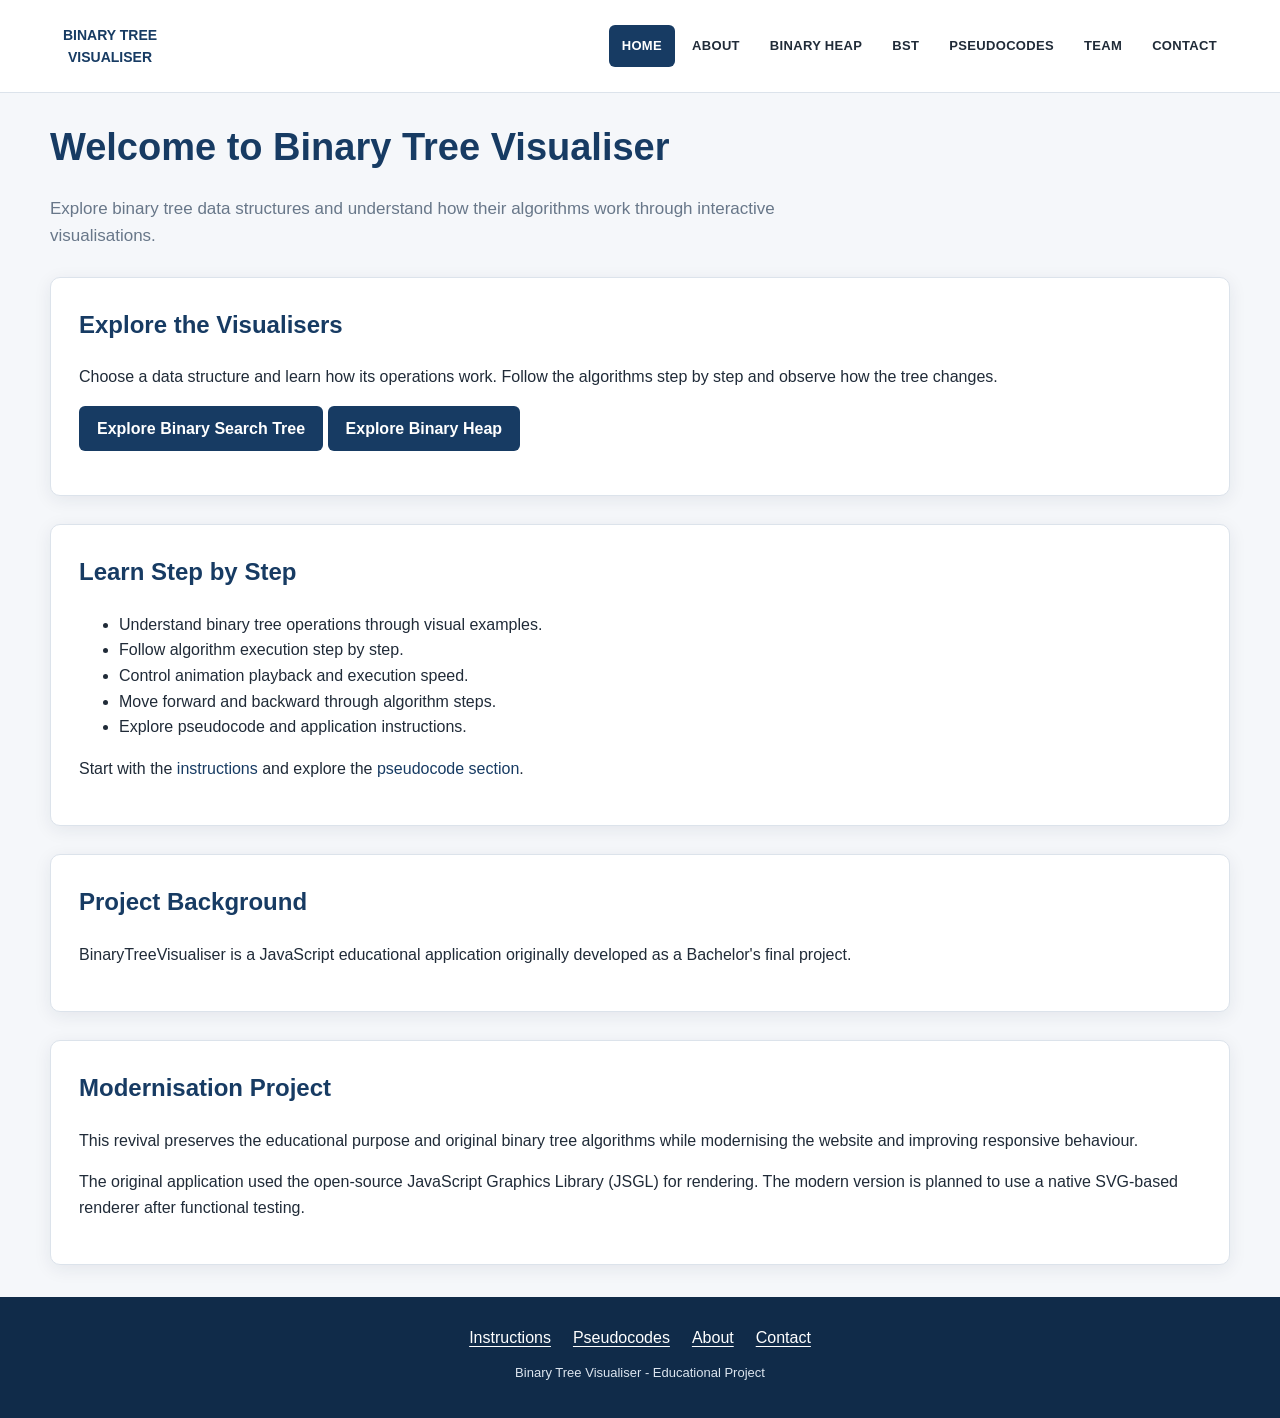
<file: index.html>
﻿<!DOCTYPE html>
<html lang="en">
<head>
    <meta charset="UTF-8">
    <meta name="viewport" content="width=device-width, initial-scale=1.0">
    <meta name="description" content="An interactive educational Binary Tree Visualiser for Binary Search Trees and Binary Heaps.">
    <title>Binary Tree Visualiser</title>
    <link rel="stylesheet" href="assets/css/site.css">
    <script src="assets/js/site.js" defer></script>
</head>
<body>

<header class="site-header">
    <div class="header-inner">
        <a class="site-brand" href="index.html" aria-label="Binary Tree Visualiser Home">
            <span class="brand-placeholder">BINARY TREE<br>VISUALISER</span>
        </a>

        <button class="menu-toggle" type="button"
                aria-expanded="false" aria-controls="primary-navigation">
            Menu
        </button>

        <nav class="primary-nav" id="primary-navigation" aria-label="Main navigation">
            <a href="index.html">Home</a>
            <a href="about.html">About</a>
            <a href="heap.html">Binary Heap</a>
            <a href="bst.html">BST</a>
            <a href="pseudocodes.html">Pseudocodes</a>
            <a href="team.html">Team</a>
            <a href="contact.html">Contact</a>
        </nav>
    </div>
</header>

<main class="page-main">
<h1 class="page-heading">Welcome to Binary Tree Visualiser</h1>

<p class="page-intro">
    Explore binary tree data structures and understand how their algorithms
    work through interactive visualisations.
</p>

<section class="content-section">
    <h2>Explore the Visualisers</h2>
    <p>
        Choose a data structure and learn how its operations work.
        Follow the algorithms step by step and observe how the tree changes.
    </p>
    <p>
        <a class="button" href="bst.html">Explore Binary Search Tree</a>
        <a class="button" href="heap.html">Explore Binary Heap</a>
    </p>
</section>

<section class="content-section">
    <h2>Learn Step by Step</h2>
    <ul>
        <li>Understand binary tree operations through visual examples.</li>
        <li>Follow algorithm execution step by step.</li>
        <li>Control animation playback and execution speed.</li>
        <li>Move forward and backward through algorithm steps.</li>
        <li>Explore pseudocode and application instructions.</li>
    </ul>
    <p>
        Start with the <a href="instructions.html">instructions</a>
        and explore the <a href="pseudocodes.html">pseudocode section</a>.
    </p>
</section>

<section class="content-section">
    <h2>Project Background</h2>
    <p>
        BinaryTreeVisualiser is a JavaScript educational application
        originally developed as a Bachelor's final project.
    </p>
</section>

<section class="content-section">
    <h2>Modernisation Project</h2>
    <p>
        This revival preserves the educational purpose and original
        binary tree algorithms while modernising the website and improving
        responsive behaviour.
    </p>
    <p>
        The original application used the open-source JavaScript
        Graphics Library (JSGL) for rendering. The modern version is
        planned to use a native SVG-based renderer after functional testing.
    </p>
</section>

</main>

<footer class="site-footer">
    <div class="footer-inner">
        <div class="footer-links">
            <a href="instructions.html">Instructions</a>
            <a href="pseudocodes.html">Pseudocodes</a>
            <a href="about.html">About</a>
            <a href="contact.html">Contact</a>
        </div>
        <p>Binary Tree Visualiser - Educational Project</p>
    </div>
</footer>

</body>
</html>
</file>
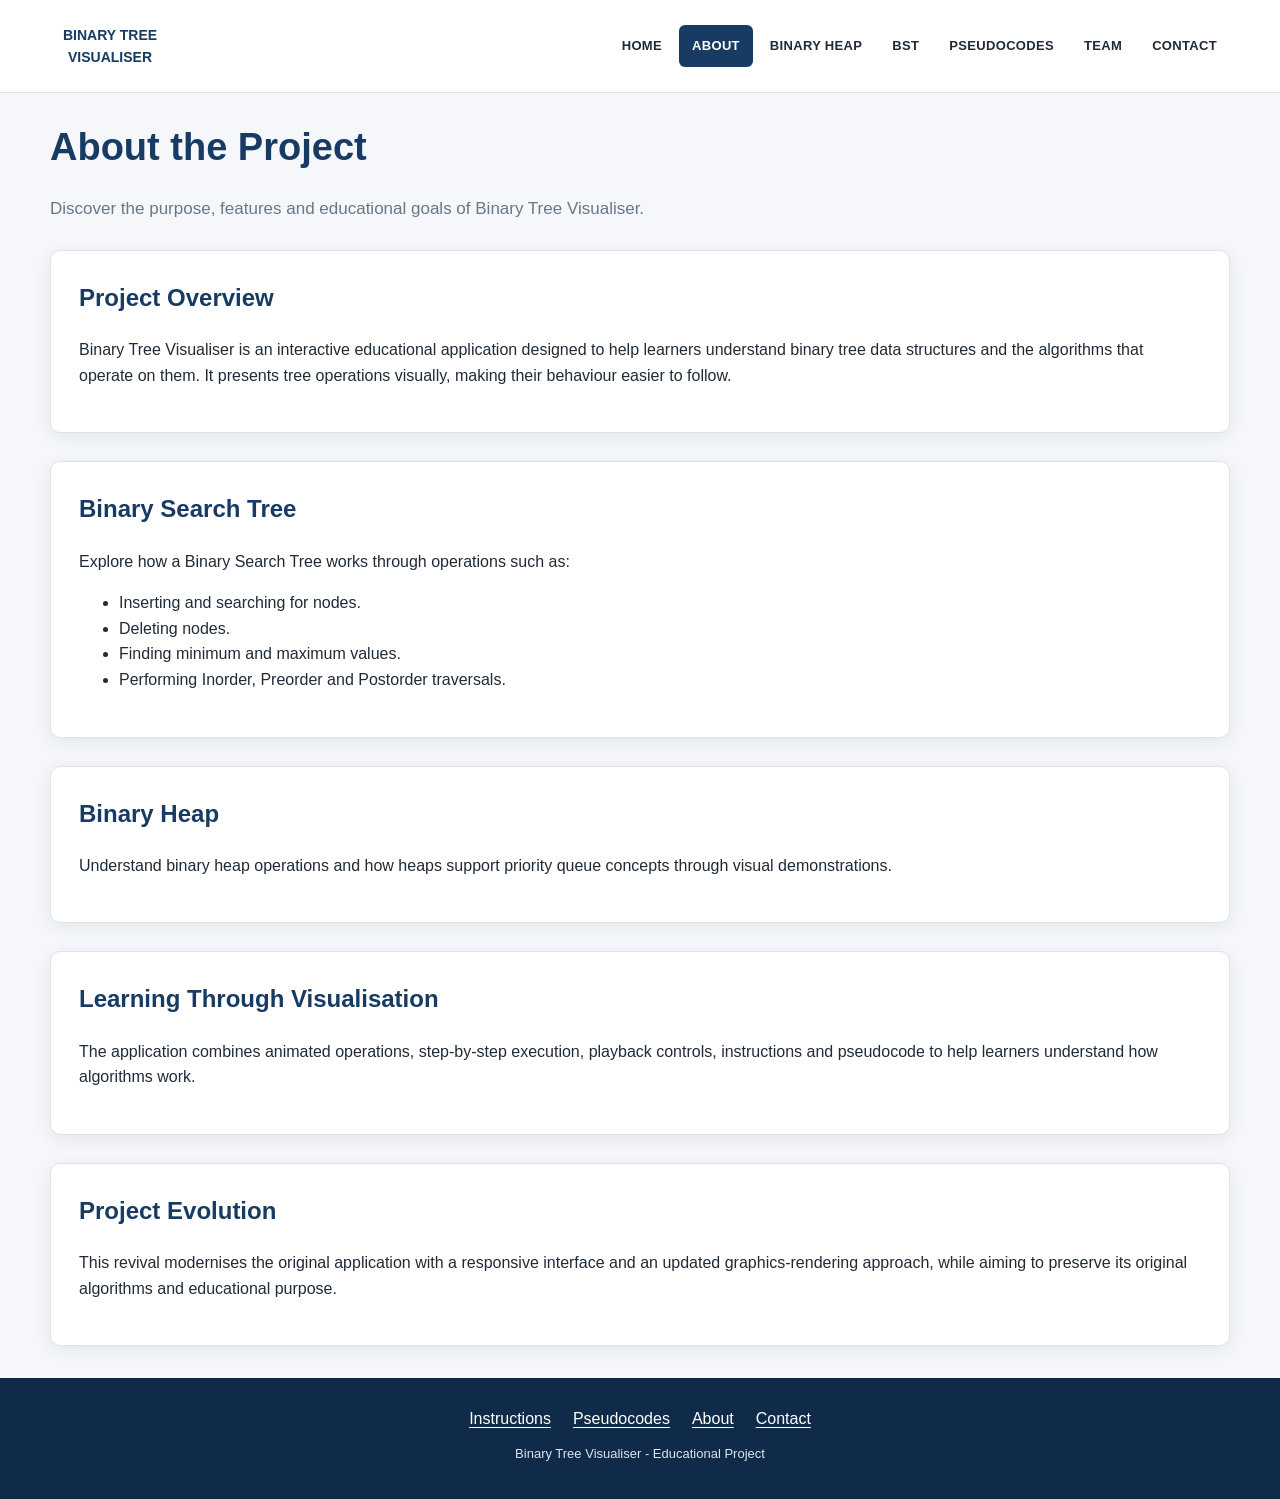
<file: about.html>
﻿<!DOCTYPE html>
<html lang="en">
<head>
    <meta charset="UTF-8">
    <meta name="viewport" content="width=device-width, initial-scale=1.0">
    <title>About | Binary Tree Visualiser</title>
    <link rel="stylesheet" href="assets/css/site.css">
    <script src="assets/js/site.js" defer></script>
</head>
<body>
<header class="site-header">
    <div class="header-inner">
        <a class="site-brand" href="index.html" aria-label="Home">
            <span class="brand-placeholder">BINARY TREE<br>VISUALISER</span>
        </a>
        <button class="menu-toggle" type="button"
                aria-expanded="false" aria-controls="primary-navigation">Menu</button>
        <nav class="primary-nav" id="primary-navigation" aria-label="Main navigation">
            <a href="index.html">Home</a>
            <a href="about.html">About</a>
            <a href="heap.html">Binary Heap</a>
            <a href="bst.html">BST</a>
            <a href="pseudocodes.html">Pseudocodes</a>
            <a href="team.html">Team</a>
            <a href="contact.html">Contact</a>
        </nav>
    </div>
</header>
<main class="page-main">
<h1 class="page-heading">About the Project</h1>
    <p class="page-intro">Discover the purpose, features and educational goals of Binary Tree Visualiser.</p>

    <section class="content-section">
        <h2>Project Overview</h2>
        <p>Binary Tree Visualiser is an interactive educational application designed to help learners understand binary tree data structures and the algorithms that operate on them. It presents tree operations visually, making their behaviour easier to follow.</p>
    </section>

    <section class="content-section">
        <h2>Binary Search Tree</h2>
        <p>Explore how a Binary Search Tree works through operations such as:</p>
        <ul>
            <li>Inserting and searching for nodes.</li>
            <li>Deleting nodes.</li>
            <li>Finding minimum and maximum values.</li>
            <li>Performing Inorder, Preorder and Postorder traversals.</li>
        </ul>
    </section>

    <section class="content-section">
        <h2>Binary Heap</h2>
        <p>Understand binary heap operations and how heaps support priority queue concepts through visual demonstrations.</p>
    </section>

    <section class="content-section">
        <h2>Learning Through Visualisation</h2>
        <p>The application combines animated operations, step-by-step execution, playback controls, instructions and pseudocode to help learners understand how algorithms work.</p>
    </section>

    <section class="content-section">
        <h2>Project Evolution</h2>
        <p>This revival modernises the original application with a responsive interface and an updated graphics-rendering approach, while aiming to preserve its original algorithms and educational purpose.</p>
    </section>
</main>
<footer class="site-footer">
    <div class="footer-inner">
        <div class="footer-links">
            <a href="instructions.html">Instructions</a>
            <a href="pseudocodes.html">Pseudocodes</a>
            <a href="about.html">About</a>
            <a href="contact.html">Contact</a>
        </div>
        <p>Binary Tree Visualiser - Educational Project</p>
    </div>
</footer>
</body>
</html>
</file>
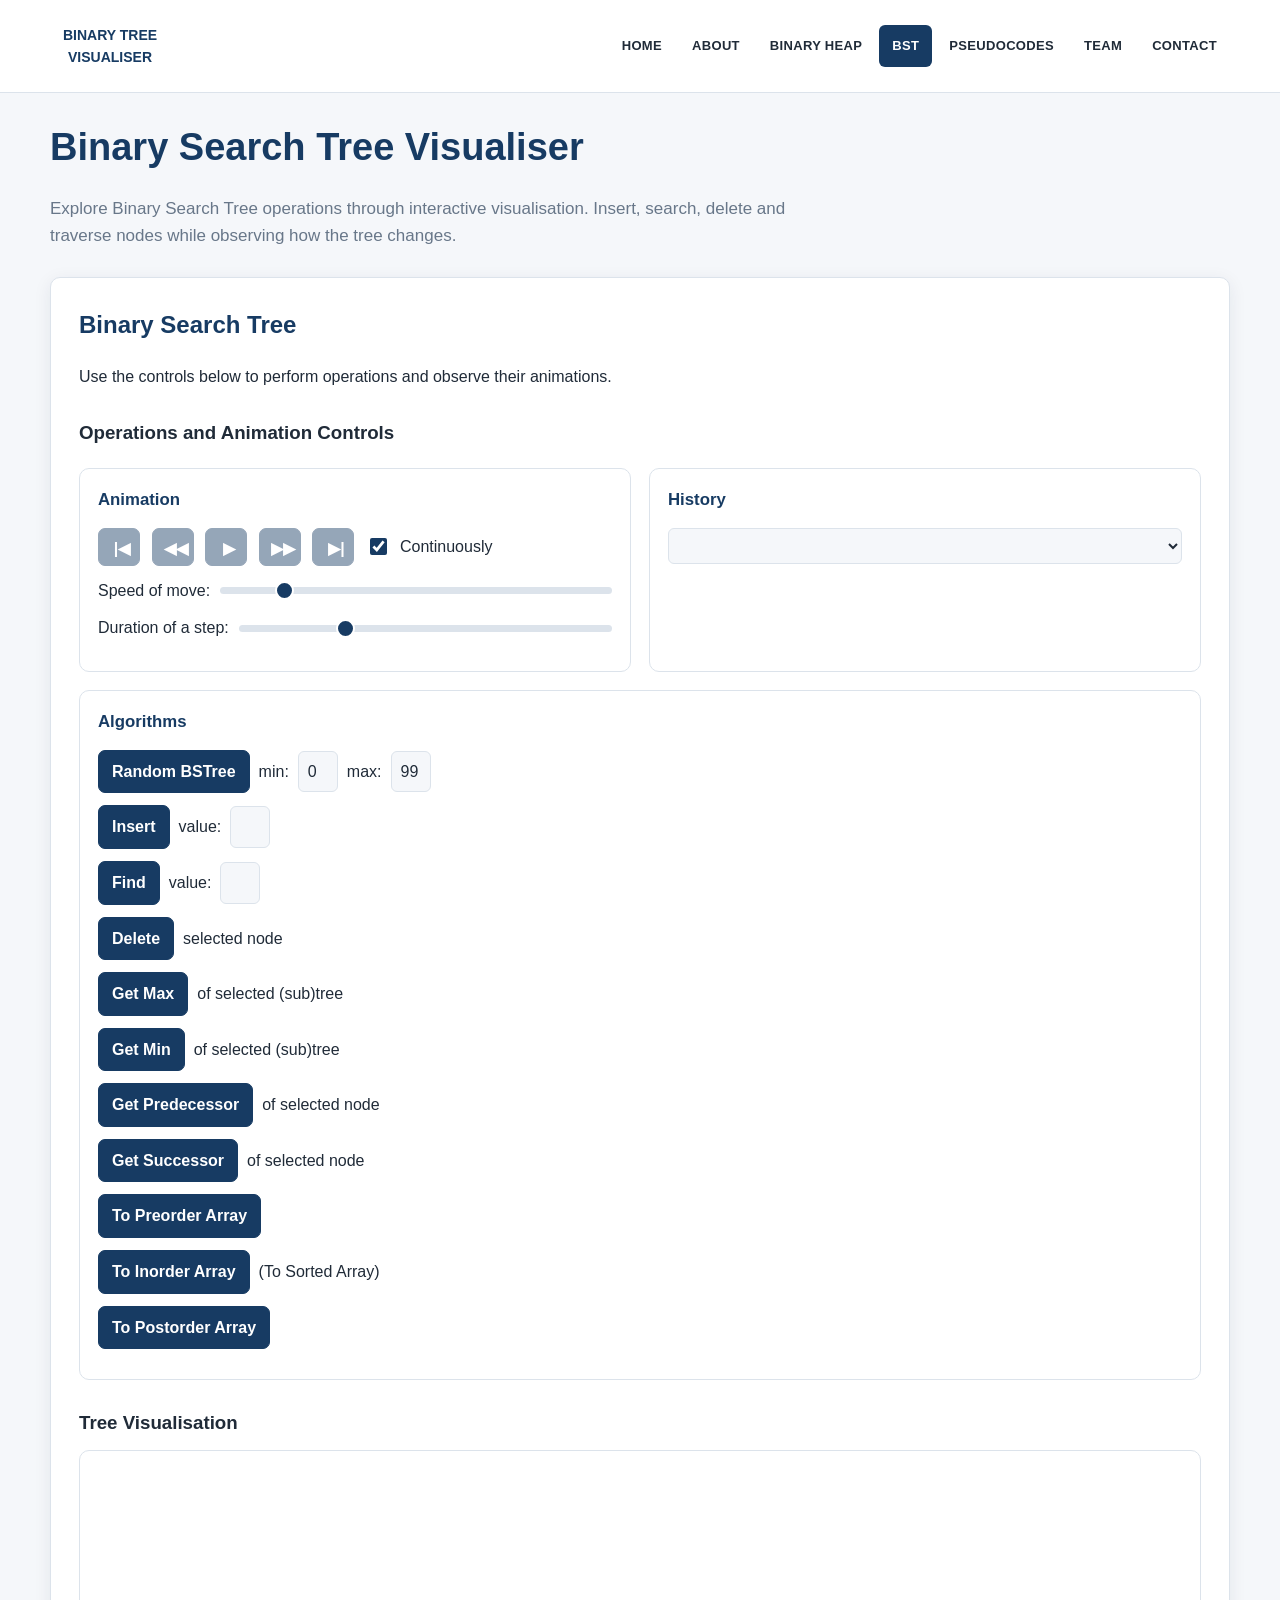
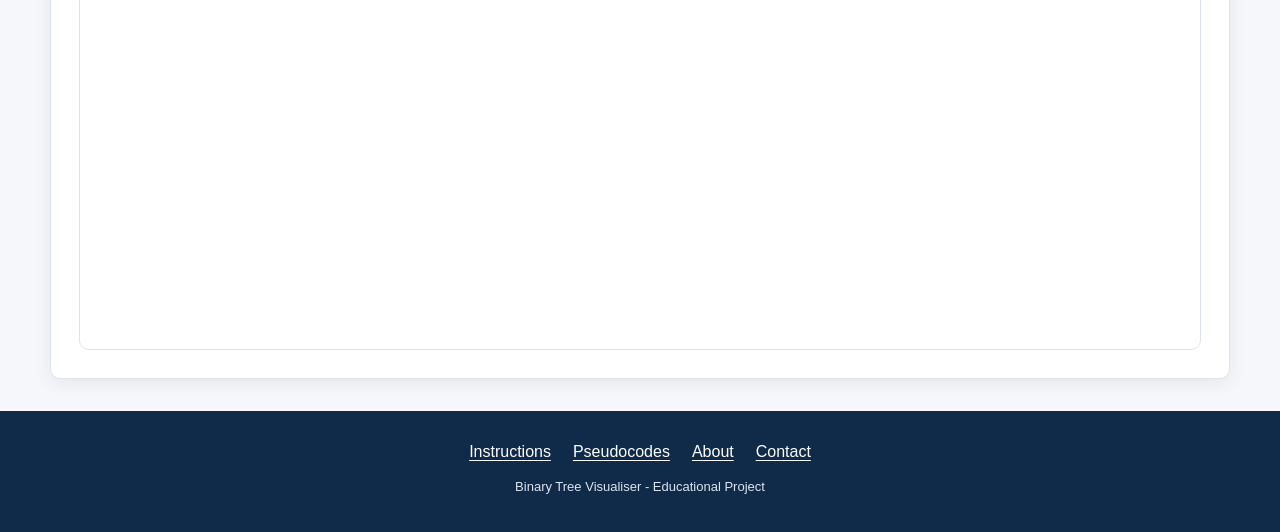
<file: bst.html>
﻿
<!DOCTYPE html>
<html lang="en">
<head>
    <meta charset="UTF-8">
    <meta name="viewport" content="width=device-width, initial-scale=1.0">

    <title>Binary Search Tree | Binary Tree Visualiser</title>

    <link rel="stylesheet" href="assets/css/site.css">

    <link rel="stylesheet"
          href="Tree/styles/jquery/smoothness/jquery-ui-1.10.3.custom.css">

    <script src="assets/js/site.js" defer></script>

    <style>
        .bst-workspace {
            width: 100%;
            max-width: 1200px;
            margin: 24px auto;
        }

        #controlDiv {
            width: 100%;
            margin-bottom: 20px;
            overflow-x: auto;
        }

        #drawDiv {
            width: 100%;
            height: 500px;
            min-height: 350px;
            border: 1px solid #ccc;
            border-radius: 8px;
            background: #fff;
            overflow: hidden;
        }

        .visualiser-heading {
            margin: 28px 0 12px;
        }

        @media (max-width: 600px) {
            #drawDiv {
                height: 400px;
            }
        }
    </style>
</head>

<body>

<header class="site-header">
    <div class="header-inner">
        <a class="site-brand" href="index.html" aria-label="Home">
            <span class="brand-placeholder">BINARY TREE<br>VISUALISER</span>
        </a>

        <button class="menu-toggle" type="button"
                aria-expanded="false"
                aria-controls="primary-navigation">Menu</button>

        <nav class="primary-nav" id="primary-navigation"
             aria-label="Main navigation">
            <a href="index.html">Home</a>
            <a href="about.html">About</a>
            <a href="heap.html">Binary Heap</a>
            <a href="bst.html">BST</a>
            <a href="pseudocodes.html">Pseudocodes</a>
            <a href="team.html">Team</a>
            <a href="contact.html">Contact</a>
        </nav>
    </div>
</header>

<main class="page-main">

    <h1 class="page-heading">Binary Search Tree Visualiser</h1>

    <p class="page-intro">
        Explore Binary Search Tree operations through interactive
        visualisation. Insert, search, delete and traverse nodes while
        observing how the tree changes.
    </p>

    <section class="content-section bst-workspace">

        <h2>Binary Search Tree</h2>

        <p>
            Use the controls below to perform operations and observe
            their animations.
        </p>

        <h3 class="visualiser-heading">Operations and Animation Controls</h3>

        <div id="controlDiv"></div>

        <h3 class="visualiser-heading">Tree Visualisation</h3>

        <div id="drawDiv"></div>

    </section>

</main>

<footer class="site-footer">
    <div class="footer-inner">
        <div class="footer-links">
            <a href="instructions.html">Instructions</a>
            <a href="pseudocodes.html">Pseudocodes</a>
            <a href="about.html">About</a>
            <a href="contact.html">Contact</a>
        </div>

        <p>Binary Tree Visualiser - Educational Project</p>
    </div>
</footer>

<!-- Original JSGL dependency retained for compatibility -->
<script src="Tree/btv/third-party/jsgl.js"></script>

<script src="Tree/btv/third-party/jquery-1.9.1.js"></script>
<script src="Tree/btv/third-party/jquery-ui-1.10.3.custom.js"></script>

<!-- Modern SVG renderer and JSGL compatibility layer -->
<script src="assets/js/svg-renderer.js"></script>
<script src="assets/js/jsgl-compat.js"></script>
<script src="assets/js/svg-adapter.js"></script>

<!-- Original BST application logic -->
<script src="Tree/btv/btv.js"></script>
<script src="Tree/btv/Elements.js"></script>
<script src="Tree/btv/BinaryTree.js"></script>
<script src="Tree/btv/Algorithms.js"></script>
<script src="Tree/btv/Visualiser.js"></script>
<script src="Tree/btv/Controllers.js"></script>

<script>
    window.bstController = new btv.BinarySearchTreeController(
        document.getElementById("controlDiv"),
        document.getElementById("drawDiv")
    );

    console.log("Production BST controller created:",
        !!window.bstController);

    console.log("Production SVG panel created:",
        !!window.bstController.visualiser.panel);
</script>

</body>
</html>
</file>
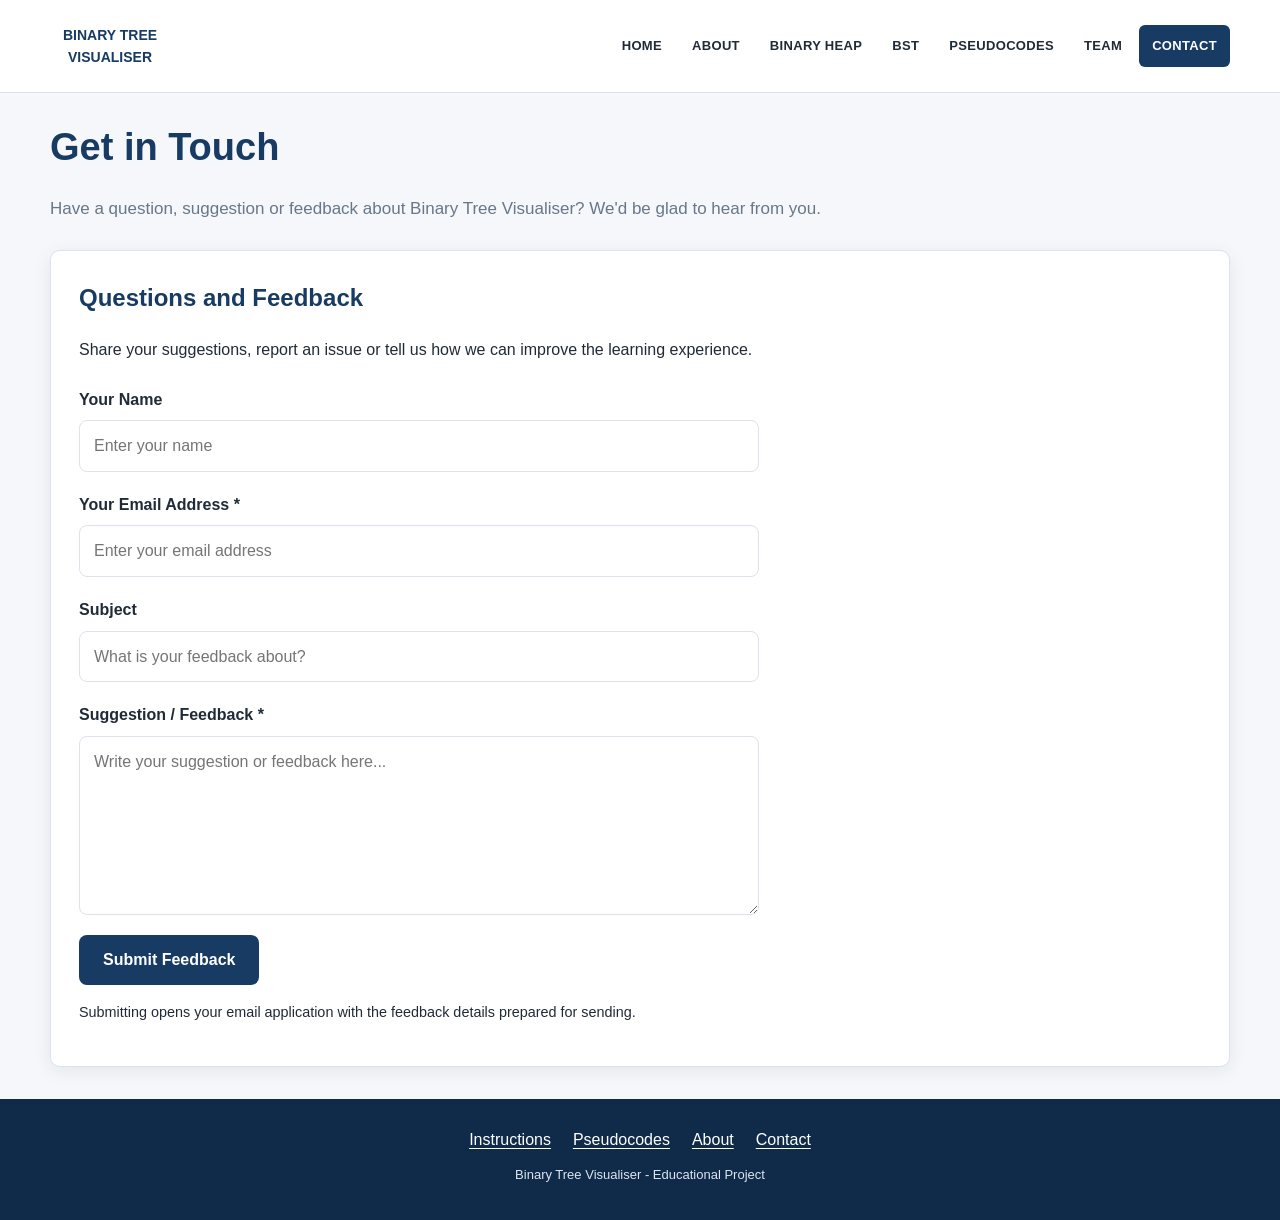
<file: contact.html>
﻿<!DOCTYPE html>
<html lang="en">
<head>
    <meta charset="UTF-8">
    <meta name="viewport" content="width=device-width, initial-scale=1.0">
    <title>Contact | Binary Tree Visualiser</title>
    <link rel="stylesheet" href="assets/css/site.css">
    <script src="assets/js/site.js" defer></script>
</head>
<body>
<header class="site-header">
    <div class="header-inner">
        <a class="site-brand" href="index.html" aria-label="Home">
            <span class="brand-placeholder">BINARY TREE<br>VISUALISER</span>
        </a>
        <button class="menu-toggle" type="button"
                aria-expanded="false" aria-controls="primary-navigation">Menu</button>
        <nav class="primary-nav" id="primary-navigation" aria-label="Main navigation">
            <a href="index.html">Home</a>
            <a href="about.html">About</a>
            <a href="heap.html">Binary Heap</a>
            <a href="bst.html">BST</a>
            <a href="pseudocodes.html">Pseudocodes</a>
            <a href="team.html">Team</a>
            <a href="contact.html">Contact</a>
        </nav>
    </div>
</header>
<main class="page-main">
    <h1 class="page-heading">Get in Touch</h1>
    <p class="page-intro">Have a question, suggestion or feedback about Binary Tree Visualiser? We'd be glad to hear from you.</p>

    <section class="content-section">
        <h2>Questions and Feedback</h2>
        <p>Share your suggestions, report an issue or tell us how we can improve the learning experience.</p>

        <form id="feedbackForm" class="feedback-form">
            <div class="form-group">
                <label for="feedbackName">Your Name</label>
                <input type="text" id="feedbackName" name="name" placeholder="Enter your name">
            </div>

            <div class="form-group">
                <label for="feedbackEmail">Your Email Address *</label>
                <input type="email" id="feedbackEmail" name="email" placeholder="Enter your email address" required>
            </div>

            <div class="form-group">
                <label for="feedbackSubject">Subject</label>
                <input type="text" id="feedbackSubject" name="subject" placeholder="What is your feedback about?">
            </div>

            <div class="form-group">
                <label for="feedbackMessage">Suggestion / Feedback *</label>
                <textarea id="feedbackMessage" name="message" rows="6" placeholder="Write your suggestion or feedback here..." required></textarea>
            </div>

            <button type="submit" class="btn">Submit Feedback</button>
        </form>
        <p class="form-note">Submitting opens your email application with the feedback details prepared for sending.</p>
    </section>

    </main>
<footer class="site-footer">
    <div class="footer-inner">
        <div class="footer-links">
            <a href="instructions.html">Instructions</a>
            <a href="pseudocodes.html">Pseudocodes</a>
            <a href="about.html">About</a>
            <a href="contact.html">Contact</a>
        </div>
        <p>Binary Tree Visualiser - Educational Project</p>
    </div>
</footer>
</body>
</html>
</file>
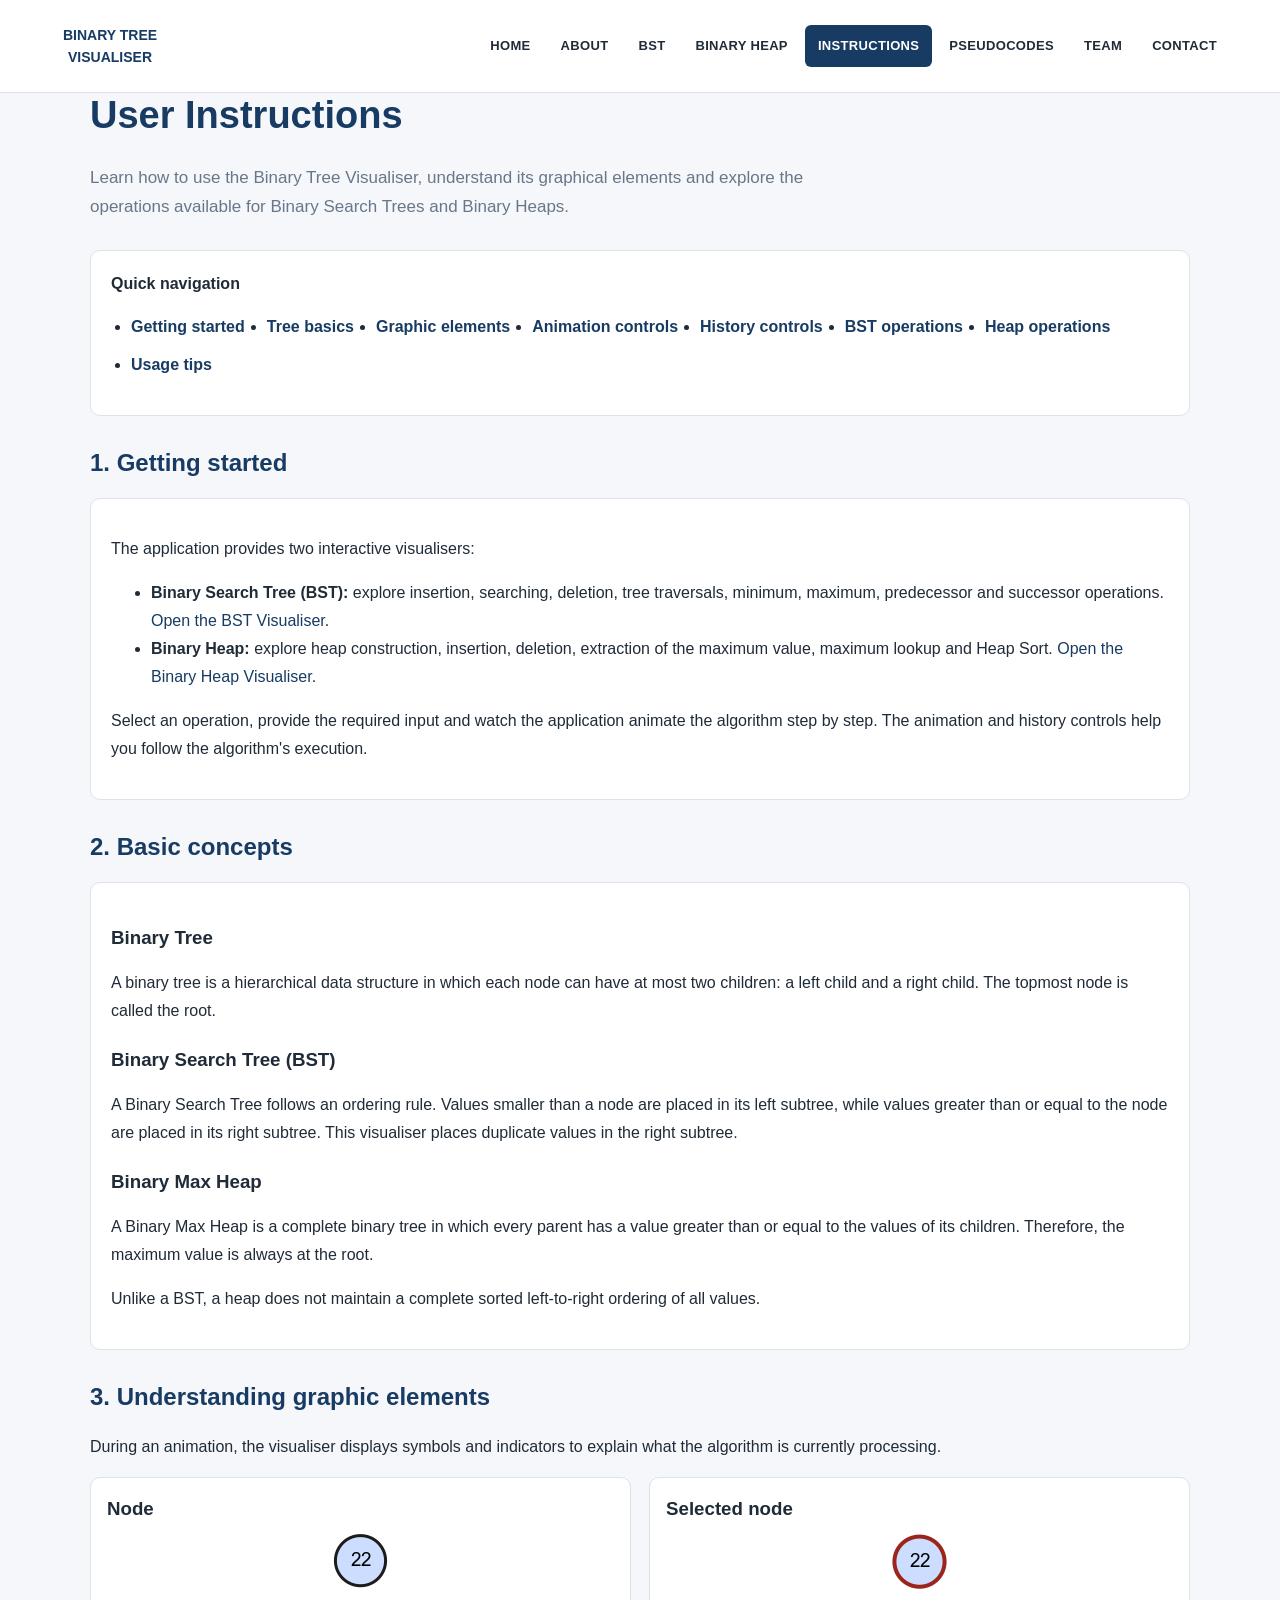
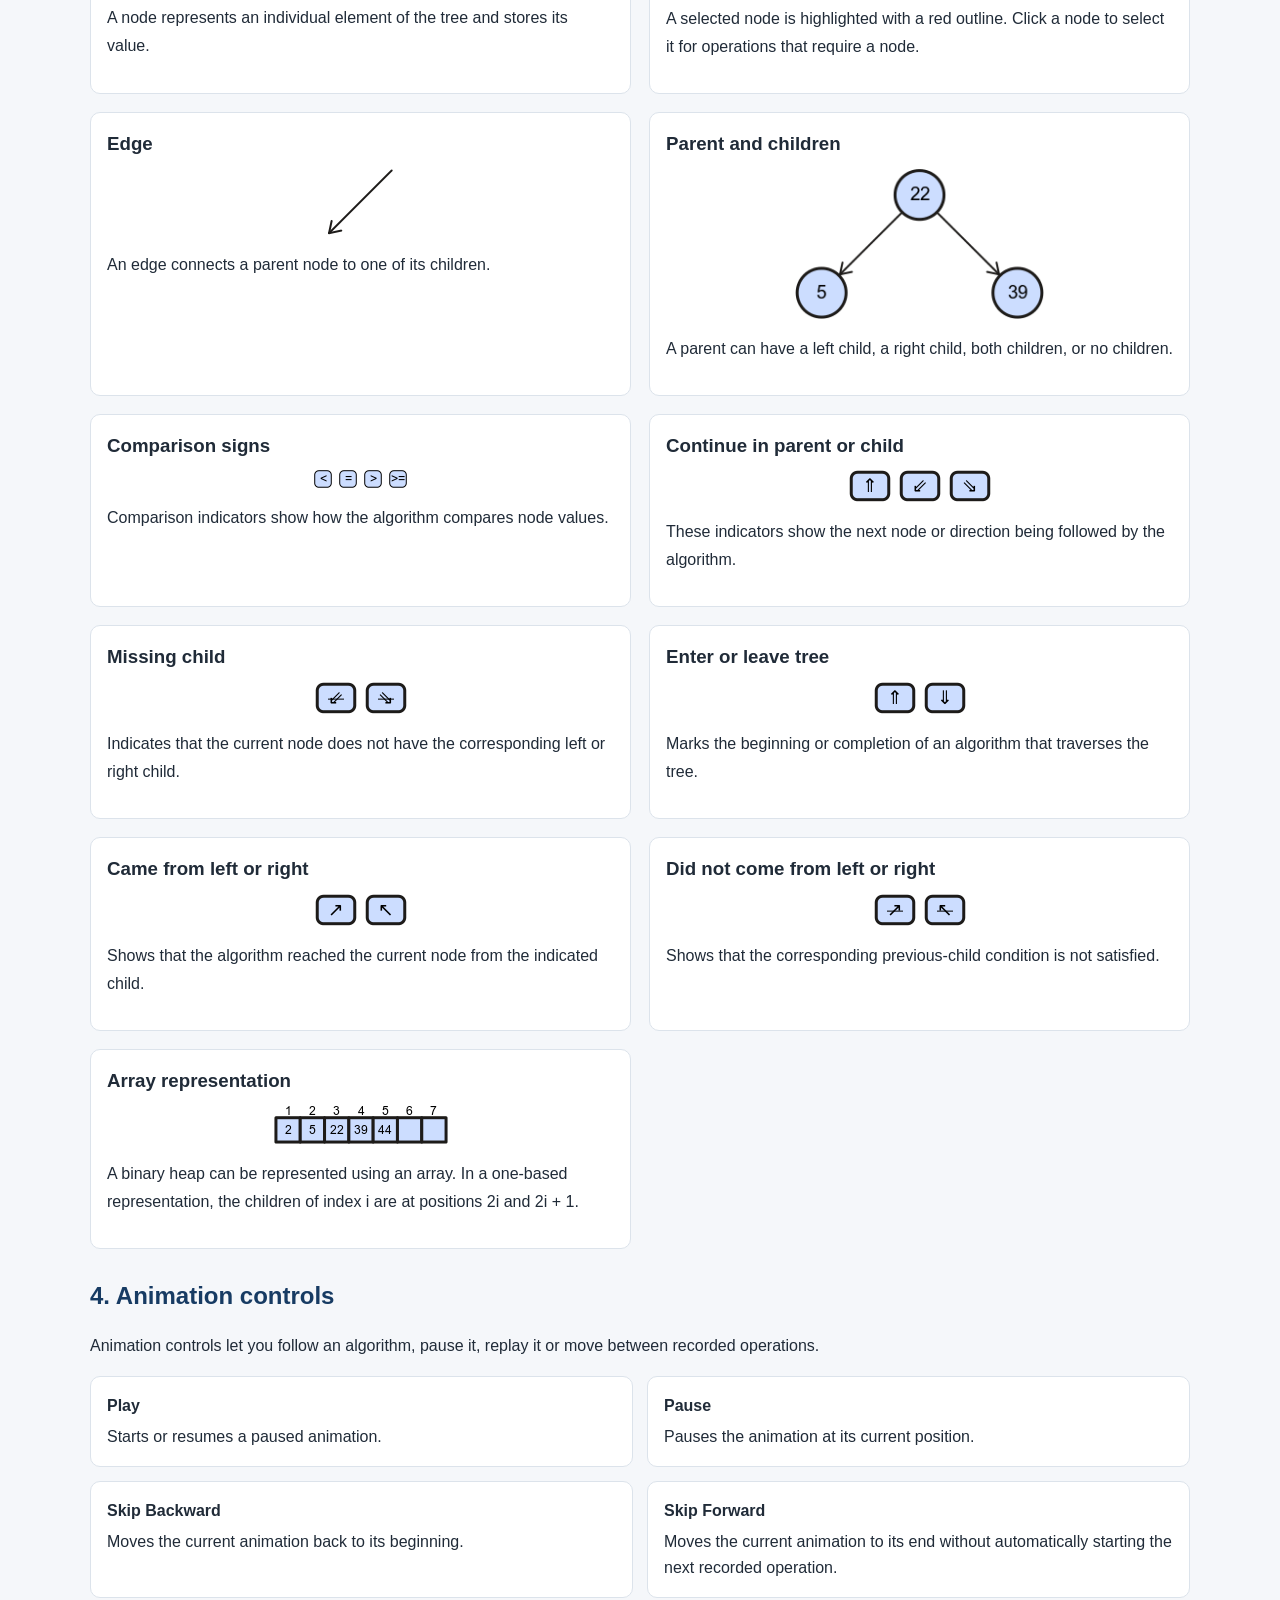
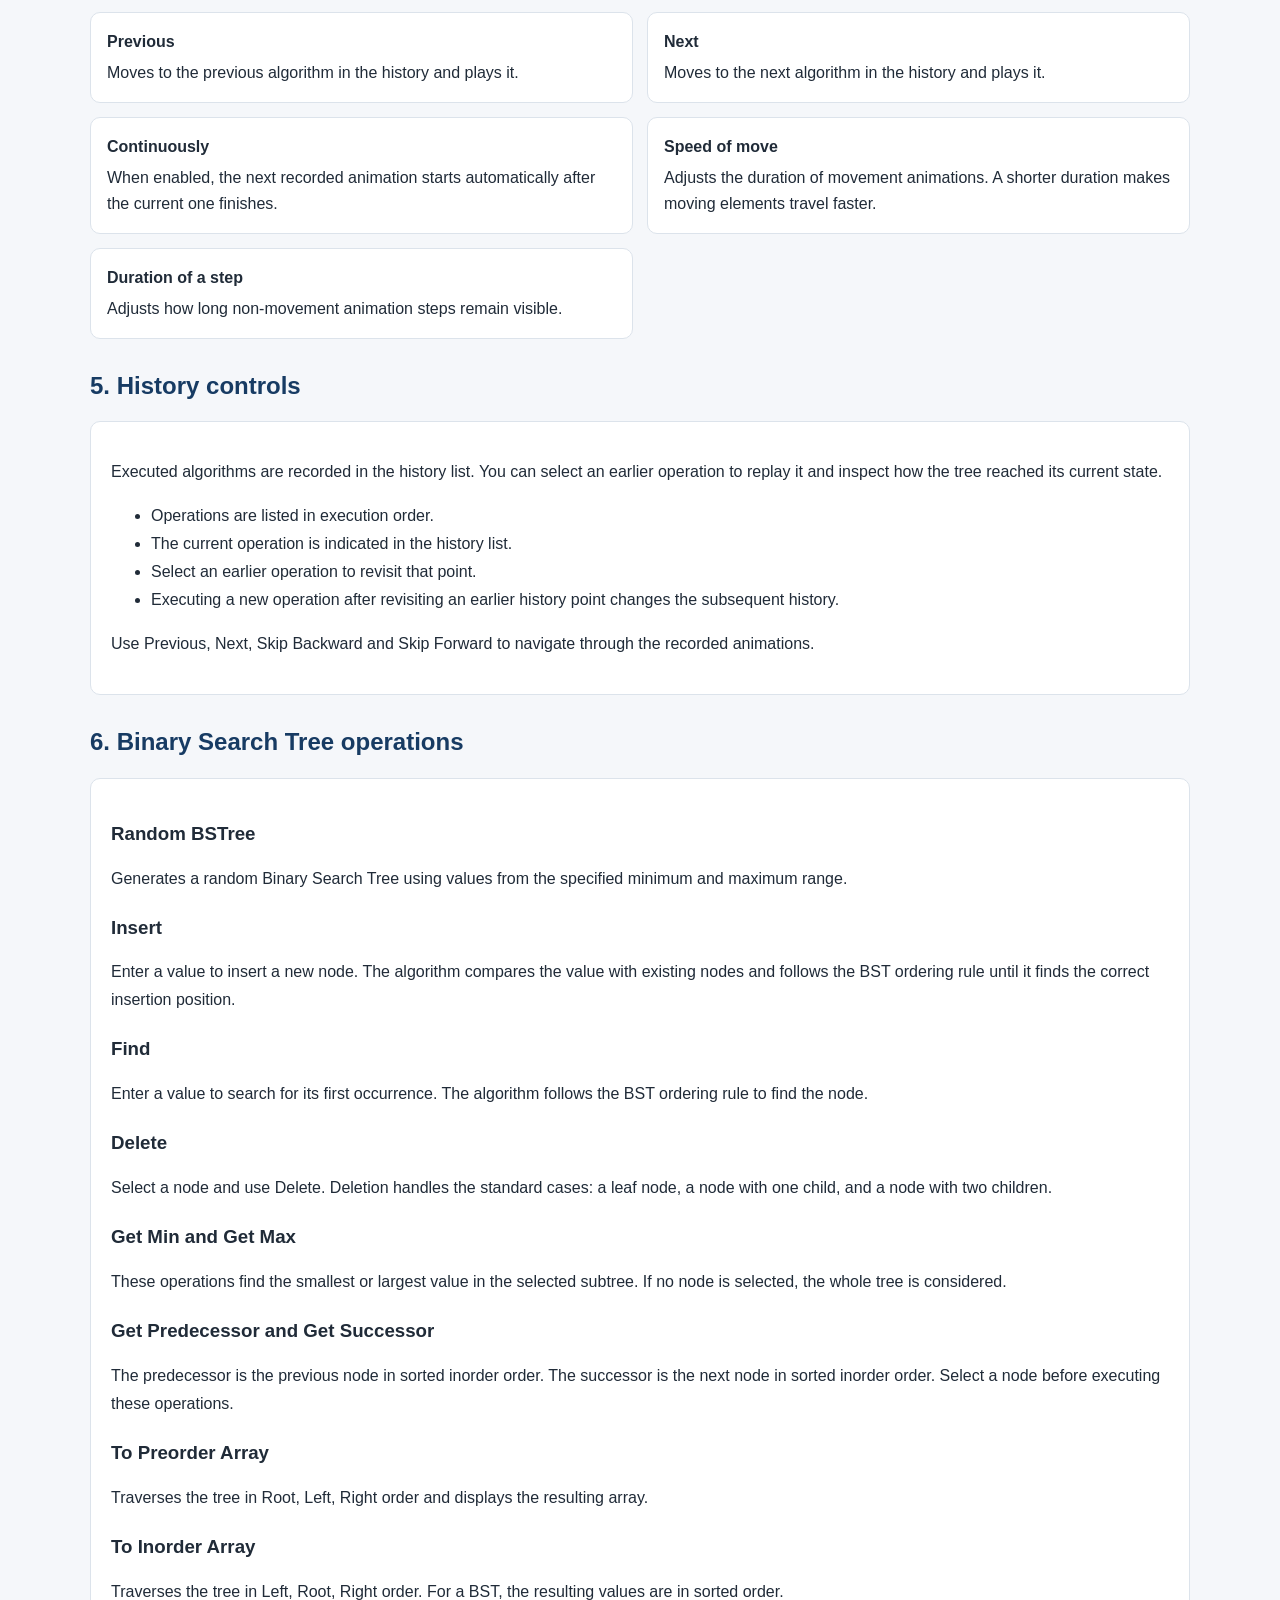
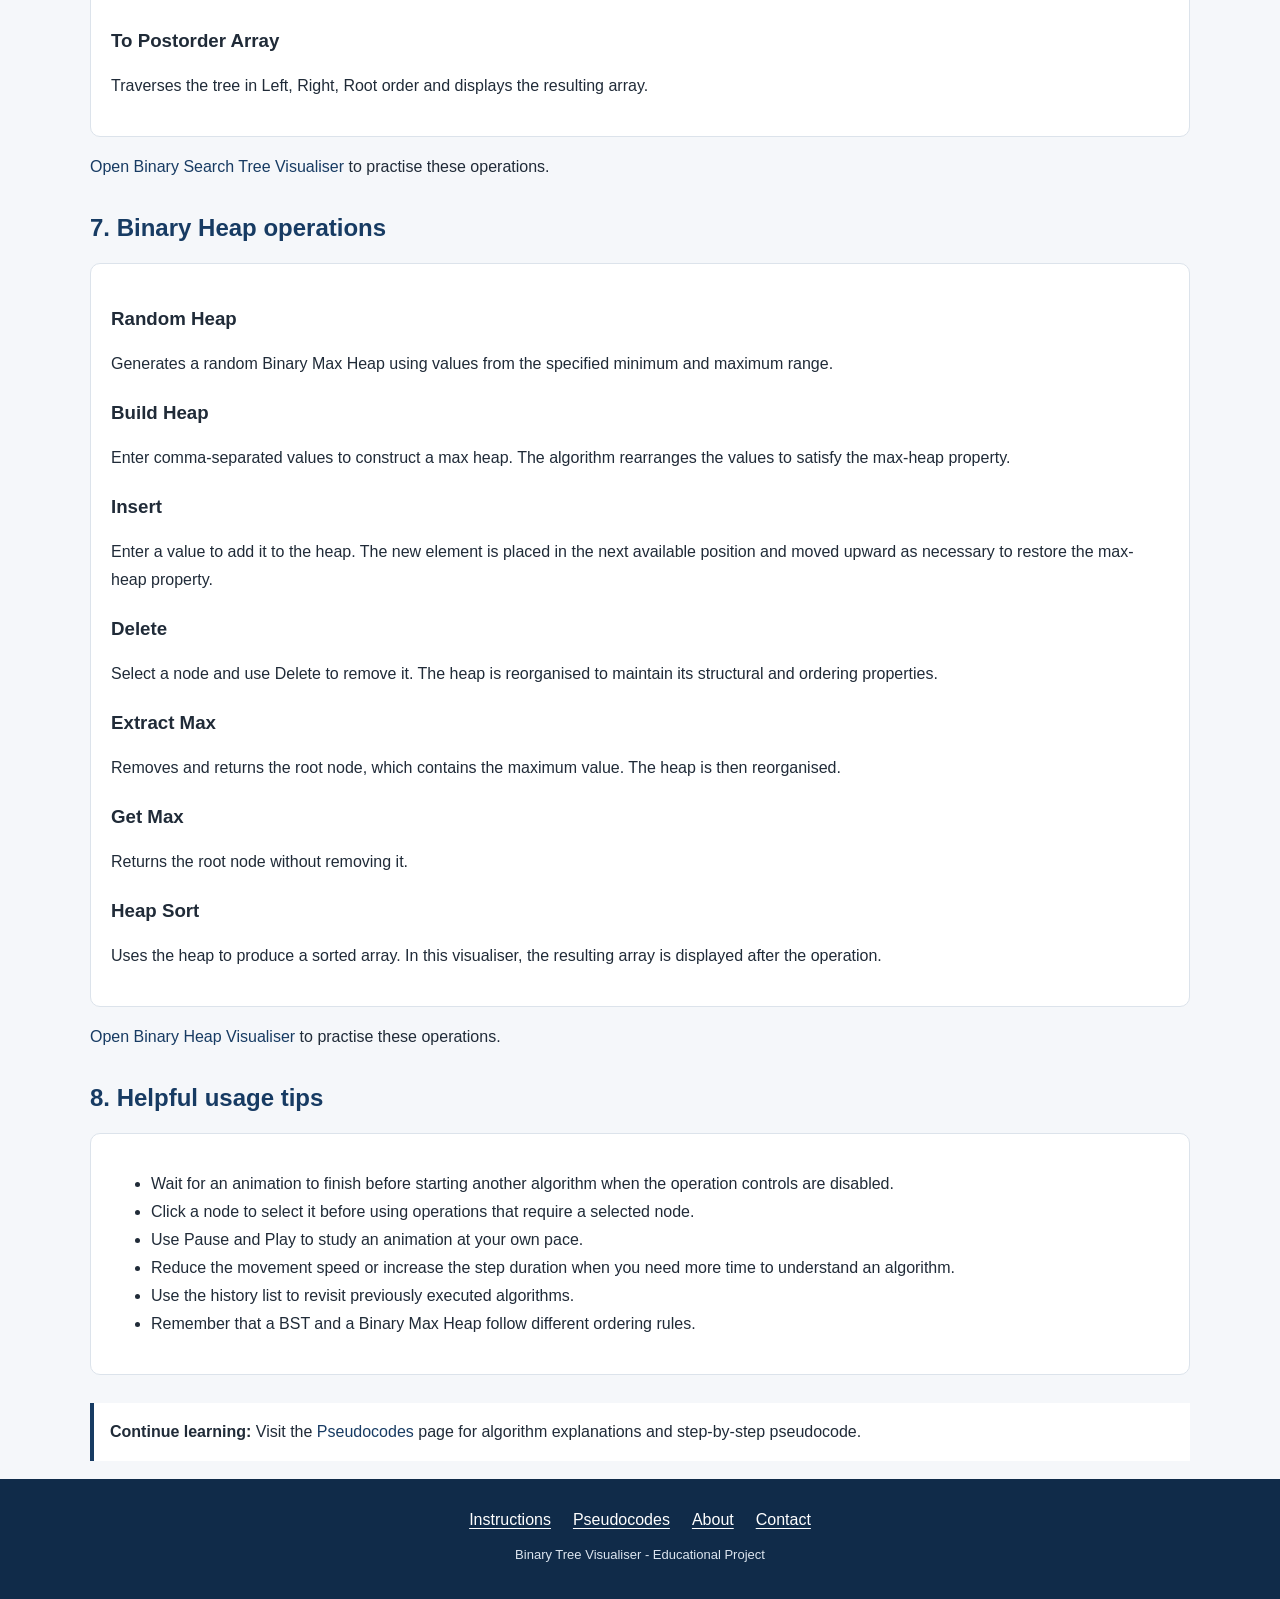
<file: instructions.html>
﻿
<!DOCTYPE html>
<html lang="en">
<head>
    <meta charset="UTF-8">
    <meta name="viewport" content="width=device-width, initial-scale=1.0">
    <meta name="description" content="Learn how to use the Binary Tree Visualiser, understand tree diagrams, animation controls, BST operations and Binary Heap operations.">
    <title>Instructions | Binary Tree Visualiser</title>
    <link rel="stylesheet" href="assets/css/site.css">
    <script src="assets/js/site.js" defer></script>
</head>
<body>
<header class="site-header">
    <div class="header-inner">
        <a class="site-brand" href="index.html" aria-label="Home">
            <span class="brand-placeholder">BINARY TREE<br>VISUALISER</span>
        </a>
        <button class="menu-toggle" type="button"
                aria-expanded="false" aria-controls="primary-navigation">Menu</button>
        <nav class="primary-nav" id="primary-navigation" aria-label="Main navigation">
            <a href="index.html">Home</a>
            <a href="about.html">About</a>
            <a href="bst.html">BST</a>
            <a href="heap.html">Binary Heap</a>
            <a href="instructions.html" aria-current="page">Instructions</a>
            <a href="pseudocodes.html">Pseudocodes</a>
            <a href="team.html">Team</a>
            <a href="contact.html">Contact</a>
        </nav>
    </div>
</header>

<main class="page-main instructions-page">
    <h1 class="page-heading">User Instructions</h1>
    <p class="page-intro">
        Learn how to use the Binary Tree Visualiser, understand its graphical
        elements and explore the operations available for Binary Search Trees
        and Binary Heaps.
    </p>

    <nav class="quick-menu" aria-label="Instructions contents">
        <strong>Quick navigation</strong>
        <ul>
            <li><a href="#getting-started">Getting started</a></li>
            <li><a href="#tree-basics">Tree basics</a></li>
            <li><a href="#graphic-elements">Graphic elements</a></li>
            <li><a href="#animation-controls">Animation controls</a></li>
            <li><a href="#history-controls">History controls</a></li>
            <li><a href="#bst-operations">BST operations</a></li>
            <li><a href="#heap-operations">Heap operations</a></li>
            <li><a href="#tips">Usage tips</a></li>
        </ul>
    </nav>

    <section id="getting-started">
        <h2>1. Getting started</h2>
        <div class="info-card">
            <p>
                The application provides two interactive visualisers:
            </p>
            <ul>
                <li>
                    <strong>Binary Search Tree (BST):</strong>
                    explore insertion, searching, deletion, tree traversals,
                    minimum, maximum, predecessor and successor operations.
                    <a href="bst.html">Open the BST Visualiser</a>.
                </li>
                <li>
                    <strong>Binary Heap:</strong>
                    explore heap construction, insertion, deletion,
                    extraction of the maximum value, maximum lookup and Heap Sort.
                    <a href="heap.html">Open the Binary Heap Visualiser</a>.
                </li>
            </ul>
            <p>
                Select an operation, provide the required input and watch the
                application animate the algorithm step by step.
                The animation and history controls help you follow the
                algorithm's execution.
            </p>
        </div>
    </section>

    <section id="tree-basics">
        <h2>2. Basic concepts</h2>

        <div class="info-card">
            <h3>Binary Tree</h3>
            <p>
                A binary tree is a hierarchical data structure in which each
                node can have at most two children: a left child and a right child.
                The topmost node is called the root.
            </p>

            <h3>Binary Search Tree (BST)</h3>
            <p>
                A Binary Search Tree follows an ordering rule. Values smaller
                than a node are placed in its left subtree, while values greater
                than or equal to the node are placed in its right subtree.
                This visualiser places duplicate values in the right subtree.
            </p>

            <h3>Binary Max Heap</h3>
            <p>
                A Binary Max Heap is a complete binary tree in which every
                parent has a value greater than or equal to the values of
                its children. Therefore, the maximum value is always at the root.
            </p>
            <p>
                Unlike a BST, a heap does not maintain a complete sorted
                left-to-right ordering of all values.
            </p>
        </div>
    </section>

    <section id="graphic-elements">
        <h2>3. Understanding graphic elements</h2>
        <p>
            During an animation, the visualiser displays symbols and indicators
            to explain what the algorithm is currently processing.
        </p>

        <div class="diagram-grid">
            <article class="diagram-card">
                <h3>Node</h3>
                <img src="assets/images/instructions/node.png" alt="A tree node containing a value">
                <p>A node represents an individual element of the tree and stores its value.</p>
            </article>

            <article class="diagram-card">
                <h3>Selected node</h3>
                <img src="assets/images/instructions/selected_node.png" alt="A selected tree node highlighted in red">
                <p>A selected node is highlighted with a red outline. Click a node to select it for operations that require a node.</p>
            </article>

            <article class="diagram-card">
                <h3>Edge</h3>
                <img src="assets/images/instructions/edge.png" alt="An edge connecting two nodes">
                <p>An edge connects a parent node to one of its children.</p>
            </article>

            <article class="diagram-card">
                <h3>Parent and children</h3>
                <img src="assets/images/instructions/parent_with_children.png" alt="A parent node with left and right children">
                <p>A parent can have a left child, a right child, both children, or no children.</p>
            </article>

            <article class="diagram-card">
                <h3>Comparison signs</h3>
                <img src="assets/images/instructions/comparison_signs.png" alt="Comparison symbols used between nodes">
                <p>Comparison indicators show how the algorithm compares node values.</p>
            </article>

            <article class="diagram-card">
                <h3>Continue in parent or child</h3>
                <img src="assets/images/instructions/continue_in_parent,left_child,right_child.png" alt="Indicators for continuing in a parent, left child or right child">
                <p>These indicators show the next node or direction being followed by the algorithm.</p>
            </article>

            <article class="diagram-card">
                <h3>Missing child</h3>
                <img src="assets/images/instructions/no_left,right_child.png" alt="Indicators showing that a left or right child is missing">
                <p>Indicates that the current node does not have the corresponding left or right child.</p>
            </article>

            <article class="diagram-card">
                <h3>Enter or leave tree</h3>
                <img src="assets/images/instructions/enter,leave_tree.png" alt="Indicators for entering or leaving a tree">
                <p>Marks the beginning or completion of an algorithm that traverses the tree.</p>
            </article>

            <article class="diagram-card">
                <h3>Came from left or right</h3>
                <img src="assets/images/instructions/came_from_the_left,right.png" alt="Indicators showing arrival from a left or right child">
                <p>Shows that the algorithm reached the current node from the indicated child.</p>
            </article>

            <article class="diagram-card">
                <h3>Did not come from left or right</h3>
                <img src="assets/images/instructions/did_not_come_from_the_left,right.png" alt="Indicators showing that a traversal did not come from a particular child">
                <p>Shows that the corresponding previous-child condition is not satisfied.</p>
            </article>

            <article class="diagram-card">
                <h3>Array representation</h3>
                <img src="assets/images/instructions/array.png" alt="An array representing tree values">
                <p>
                    A binary heap can be represented using an array. In a
                    one-based representation, the children of index i are
                    at positions 2i and 2i + 1.
                </p>
            </article>
        </div>
    </section>

    <section id="animation-controls">
        <h2>4. Animation controls</h2>
        <p>
            Animation controls let you follow an algorithm, pause it,
            replay it or move between recorded operations.
        </p>

        <div class="control-list">
            <article class="control-item">
                <strong>Play</strong>
                Starts or resumes a paused animation.
            </article>
            <article class="control-item">
                <strong>Pause</strong>
                Pauses the animation at its current position.
            </article>
            <article class="control-item">
                <strong>Skip Backward</strong>
                Moves the current animation back to its beginning.
            </article>
            <article class="control-item">
                <strong>Skip Forward</strong>
                Moves the current animation to its end without automatically
                starting the next recorded operation.
            </article>
            <article class="control-item">
                <strong>Previous</strong>
                Moves to the previous algorithm in the history and plays it.
            </article>
            <article class="control-item">
                <strong>Next</strong>
                Moves to the next algorithm in the history and plays it.
            </article>
            <article class="control-item">
                <strong>Continuously</strong>
                When enabled, the next recorded animation starts automatically
                after the current one finishes.
            </article>
            <article class="control-item">
                <strong>Speed of move</strong>
                Adjusts the duration of movement animations. A shorter duration
                makes moving elements travel faster.
            </article>
            <article class="control-item">
                <strong>Duration of a step</strong>
                Adjusts how long non-movement animation steps remain visible.
            </article>
        </div>
    </section>

    <section id="history-controls">
        <h2>5. History controls</h2>
        <div class="info-card">
            <p>
                Executed algorithms are recorded in the history list.
                You can select an earlier operation to replay it and inspect
                how the tree reached its current state.
            </p>
            <ul>
                <li>Operations are listed in execution order.</li>
                <li>The current operation is indicated in the history list.</li>
                <li>Select an earlier operation to revisit that point.</li>
                <li>
                    Executing a new operation after revisiting an earlier
                    history point changes the subsequent history.
                </li>
            </ul>
            <p>
                Use Previous, Next, Skip Backward and Skip Forward to navigate
                through the recorded animations.
            </p>
        </div>
    </section>

    <section id="bst-operations">
        <h2>6. Binary Search Tree operations</h2>

        <div class="info-card">
            <h3>Random BSTree</h3>
            <p>
                Generates a random Binary Search Tree using values from
                the specified minimum and maximum range.
            </p>

            <h3>Insert</h3>
            <p>
                Enter a value to insert a new node. The algorithm compares
                the value with existing nodes and follows the BST ordering
                rule until it finds the correct insertion position.
            </p>

            <h3>Find</h3>
            <p>
                Enter a value to search for its first occurrence.
                The algorithm follows the BST ordering rule to find the node.
            </p>

            <h3>Delete</h3>
            <p>
                Select a node and use Delete. Deletion handles the standard
                cases: a leaf node, a node with one child, and a node with
                two children.
            </p>

            <h3>Get Min and Get Max</h3>
            <p>
                These operations find the smallest or largest value in the
                selected subtree. If no node is selected, the whole tree
                is considered.
            </p>

            <h3>Get Predecessor and Get Successor</h3>
            <p>
                The predecessor is the previous node in sorted inorder order.
                The successor is the next node in sorted inorder order.
                Select a node before executing these operations.
            </p>

            <h3>To Preorder Array</h3>
            <p>
                Traverses the tree in Root, Left, Right order and displays
                the resulting array.
            </p>

            <h3>To Inorder Array</h3>
            <p>
                Traverses the tree in Left, Root, Right order. For a BST,
                the resulting values are in sorted order.
            </p>

            <h3>To Postorder Array</h3>
            <p>
                Traverses the tree in Left, Right, Root order and displays
                the resulting array.
            </p>
        </div>
        <p>
            <a href="bst.html">Open Binary Search Tree Visualiser</a>
            to practise these operations.
        </p>
    </section>

    <section id="heap-operations">
        <h2>7. Binary Heap operations</h2>

        <div class="info-card">
            <h3>Random Heap</h3>
            <p>
                Generates a random Binary Max Heap using values from
                the specified minimum and maximum range.
            </p>

            <h3>Build Heap</h3>
            <p>
                Enter comma-separated values to construct a max heap.
                The algorithm rearranges the values to satisfy the
                max-heap property.
            </p>

            <h3>Insert</h3>
            <p>
                Enter a value to add it to the heap. The new element is
                placed in the next available position and moved upward
                as necessary to restore the max-heap property.
            </p>

            <h3>Delete</h3>
            <p>
                Select a node and use Delete to remove it. The heap is
                reorganised to maintain its structural and ordering properties.
            </p>

            <h3>Extract Max</h3>
            <p>
                Removes and returns the root node, which contains the
                maximum value. The heap is then reorganised.
            </p>

            <h3>Get Max</h3>
            <p>
                Returns the root node without removing it.
            </p>

            <h3>Heap Sort</h3>
            <p>
                Uses the heap to produce a sorted array. In this visualiser,
                the resulting array is displayed after the operation.
            </p>
        </div>
        <p>
            <a href="heap.html">Open Binary Heap Visualiser</a>
            to practise these operations.
        </p>
    </section>

    <section id="tips">
        <h2>8. Helpful usage tips</h2>
        <div class="info-card">
            <ul>
                <li>
                    Wait for an animation to finish before starting another
                    algorithm when the operation controls are disabled.
                </li>
                <li>
                    Click a node to select it before using operations that
                    require a selected node.
                </li>
                <li>
                    Use Pause and Play to study an animation at your own pace.
                </li>
                <li>
                    Reduce the movement speed or increase the step duration
                    when you need more time to understand an algorithm.
                </li>
                <li>
                    Use the history list to revisit previously executed
                    algorithms.
                </li>
                <li>
                    Remember that a BST and a Binary Max Heap follow
                    different ordering rules.
                </li>
            </ul>
        </div>
    </section>

    <div class="note">
        <strong>Continue learning:</strong>
        Visit the <a href="pseudocodes.html">Pseudocodes</a> page for
        algorithm explanations and step-by-step pseudocode.
    </div>
</main>

<footer class="site-footer">
    <div class="footer-inner">
        <div class="footer-links">
            <a href="instructions.html">Instructions</a>
            <a href="pseudocodes.html">Pseudocodes</a>
            <a href="about.html">About</a>
            <a href="contact.html">Contact</a>
        </div>
        <p>Binary Tree Visualiser - Educational Project</p>
    </div>
</footer>
</body>
</html>
</file>
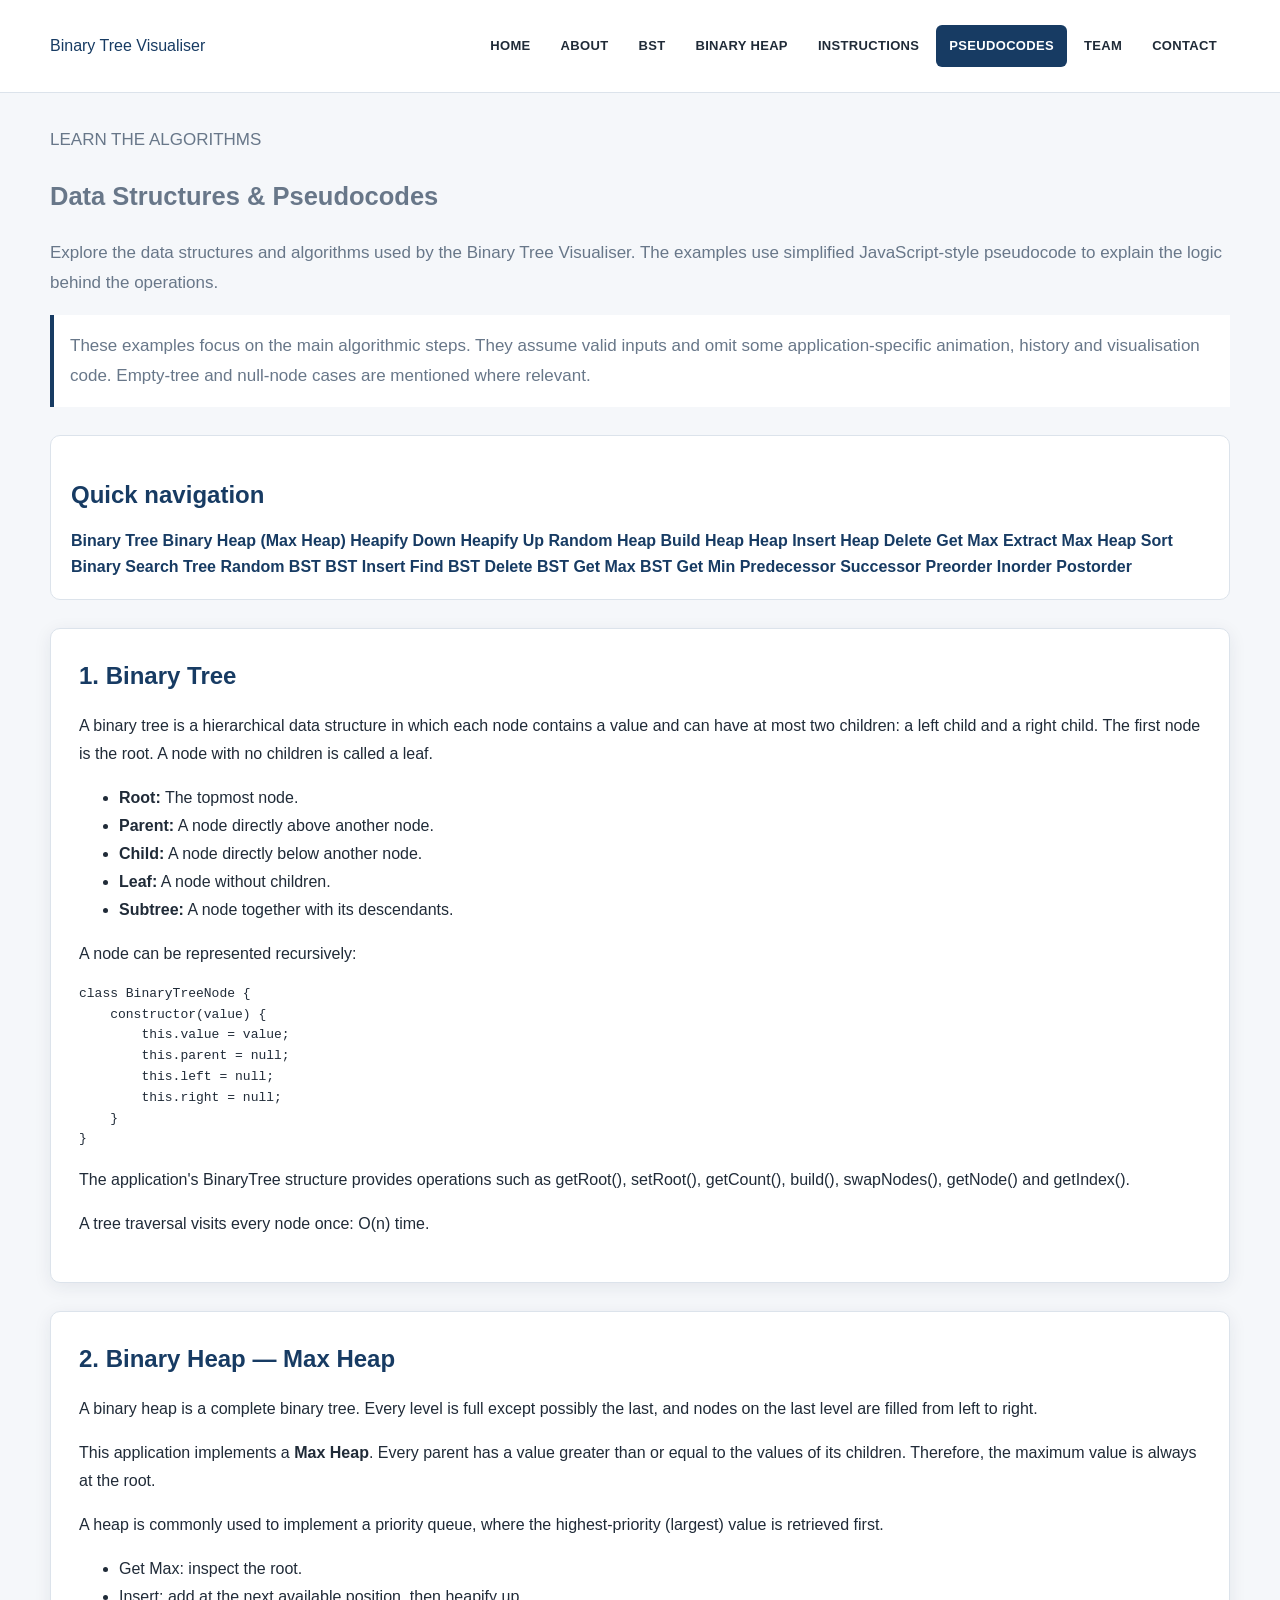
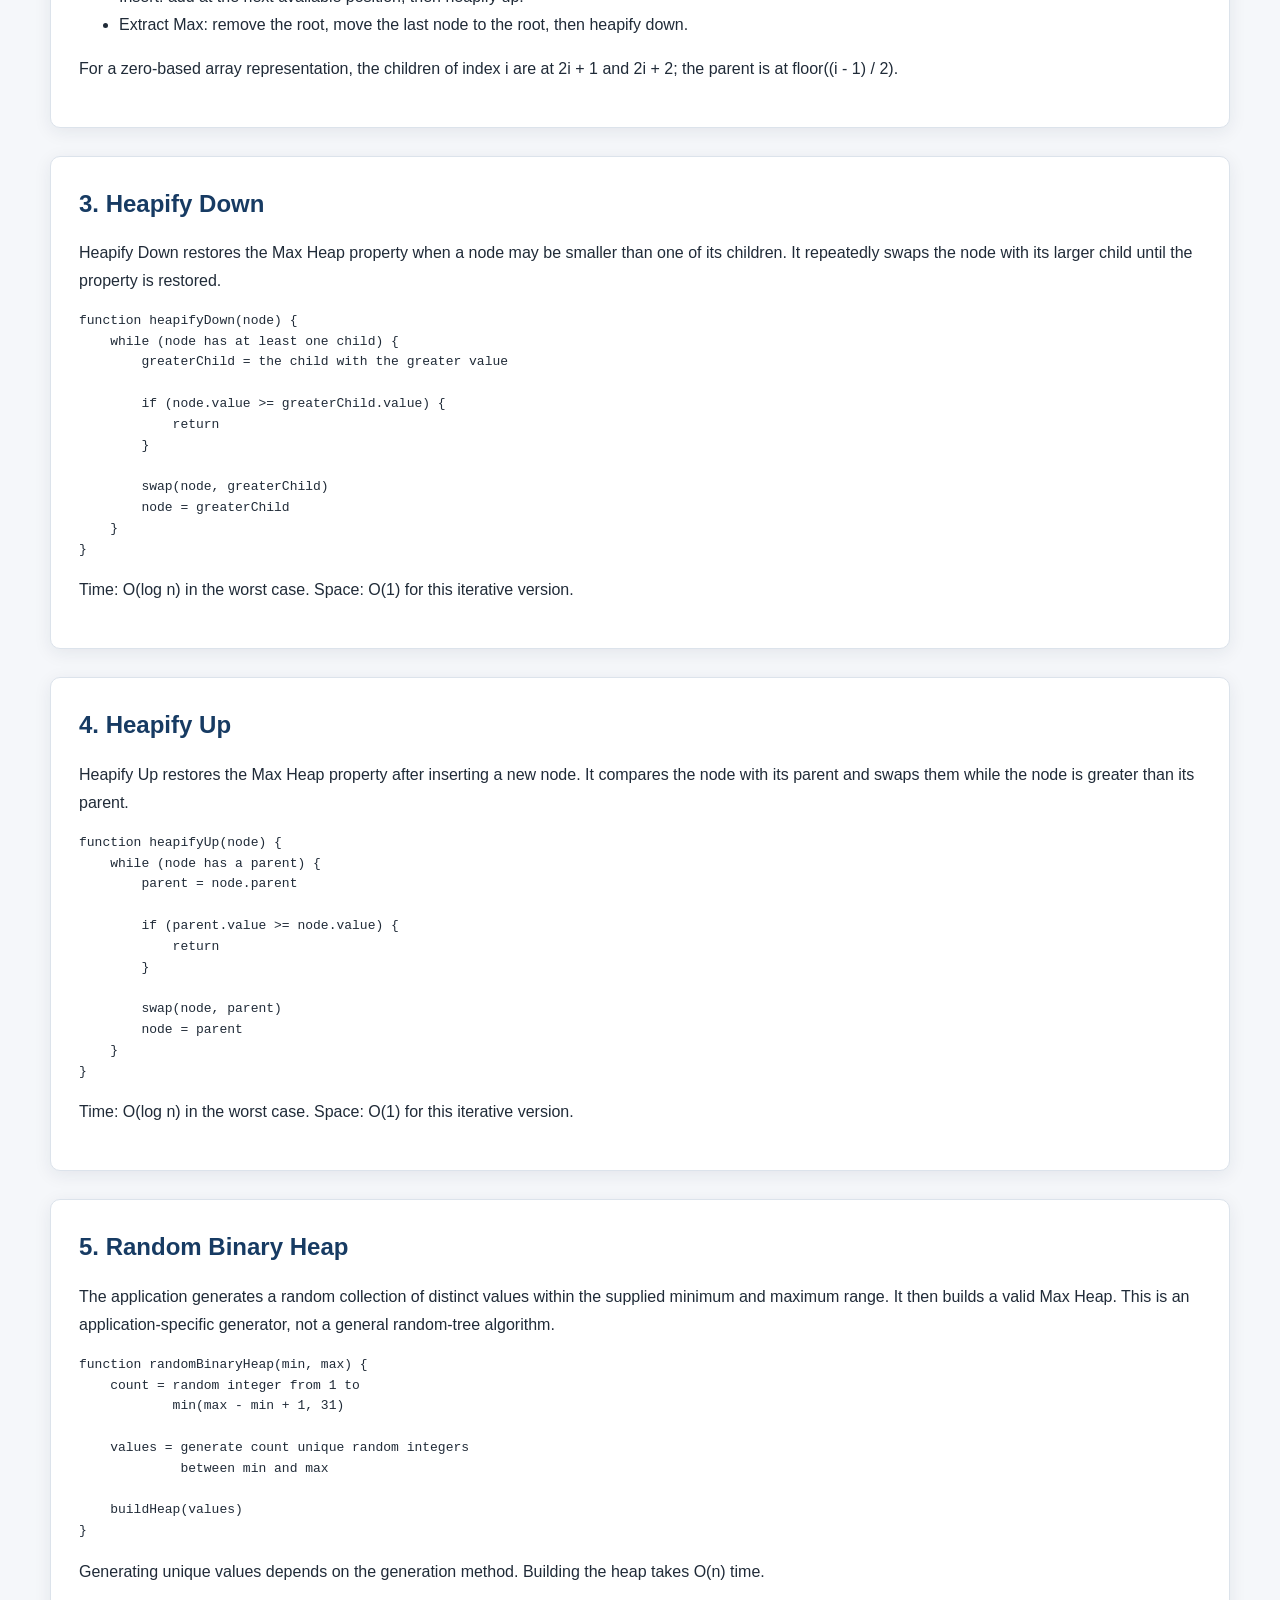
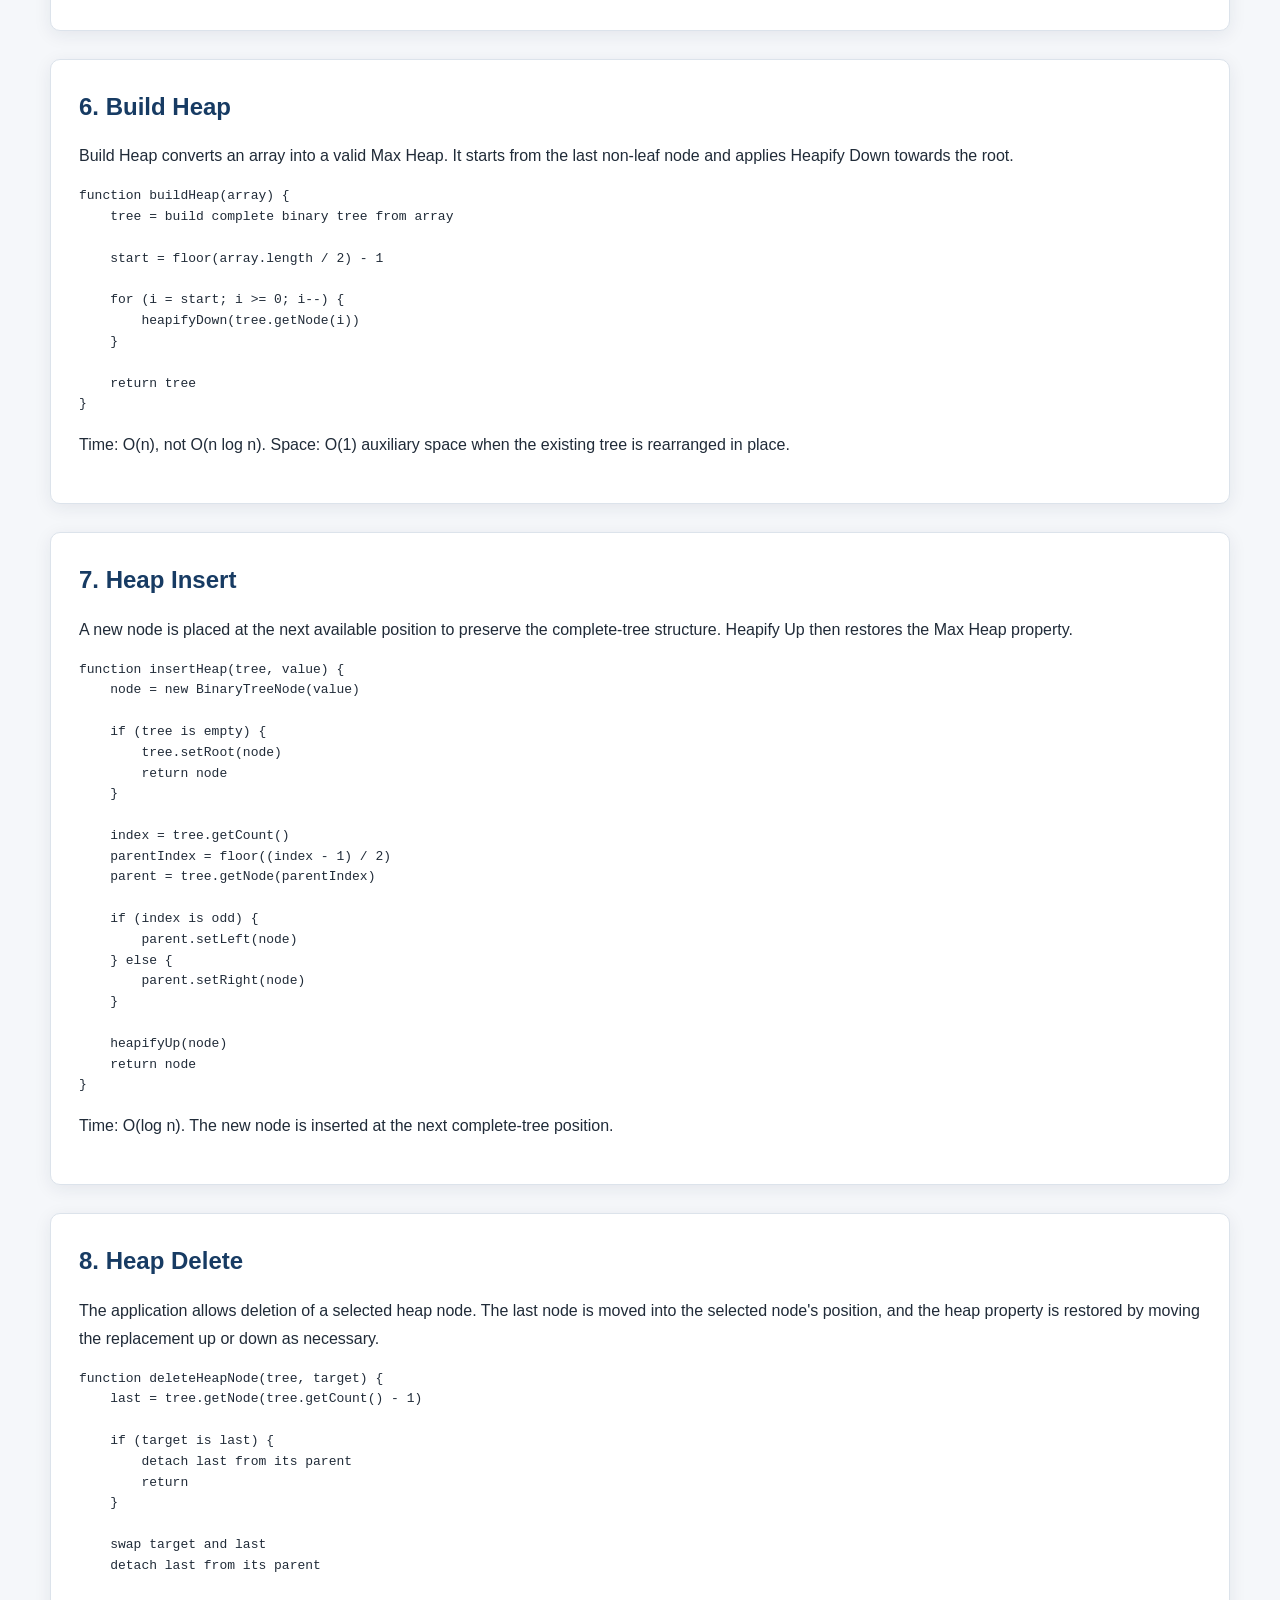
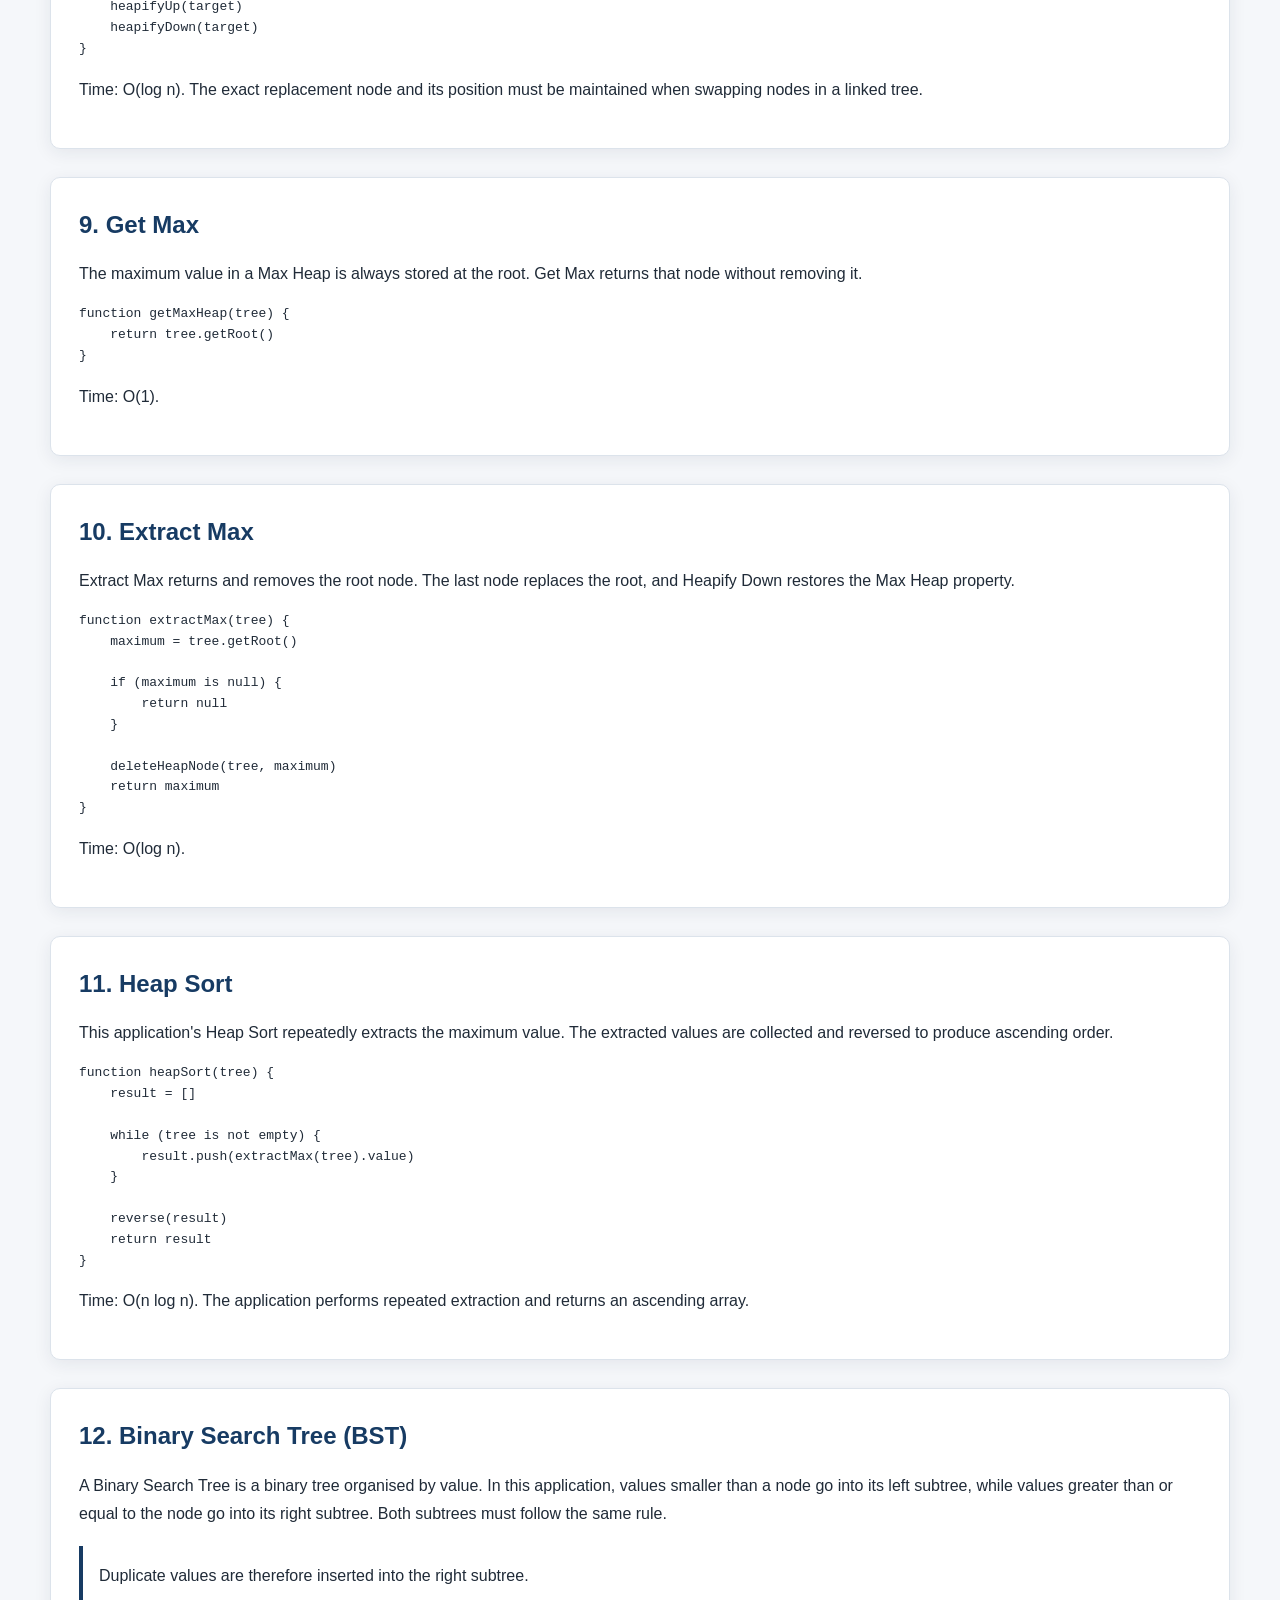
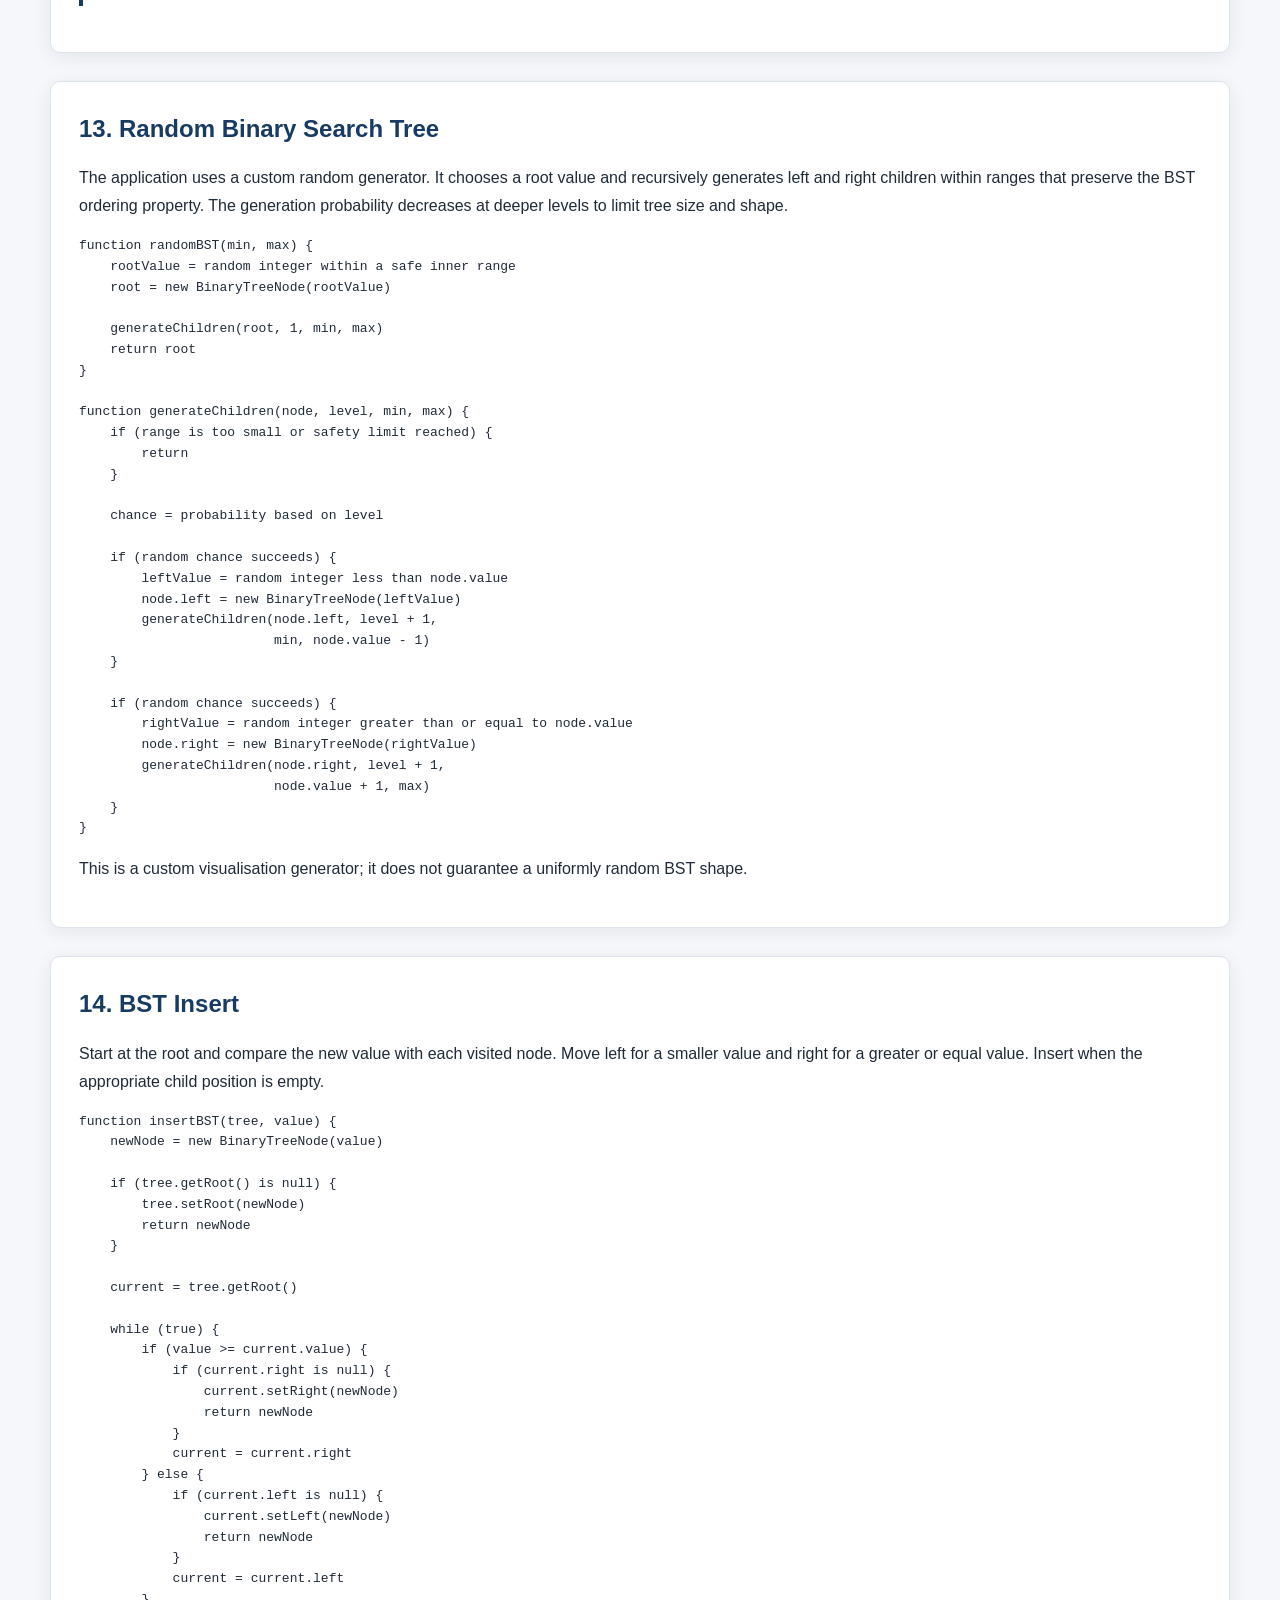
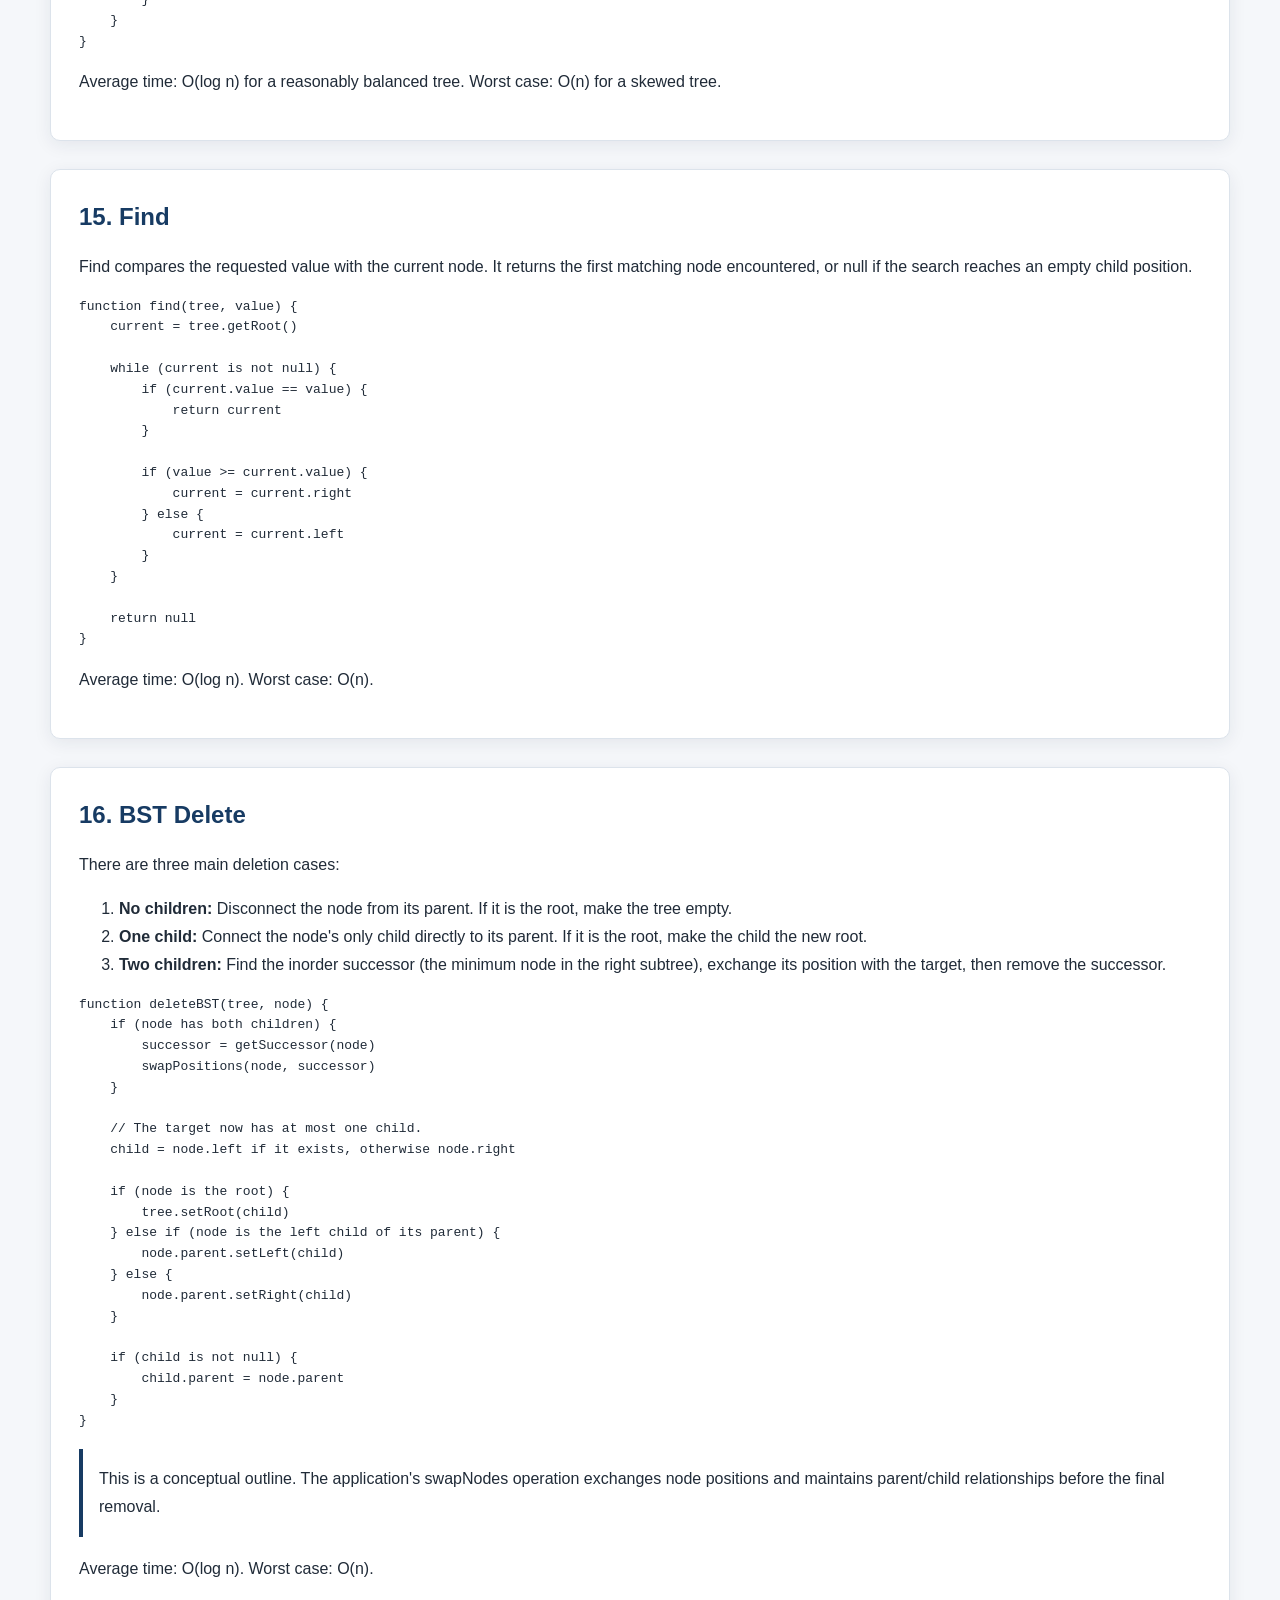
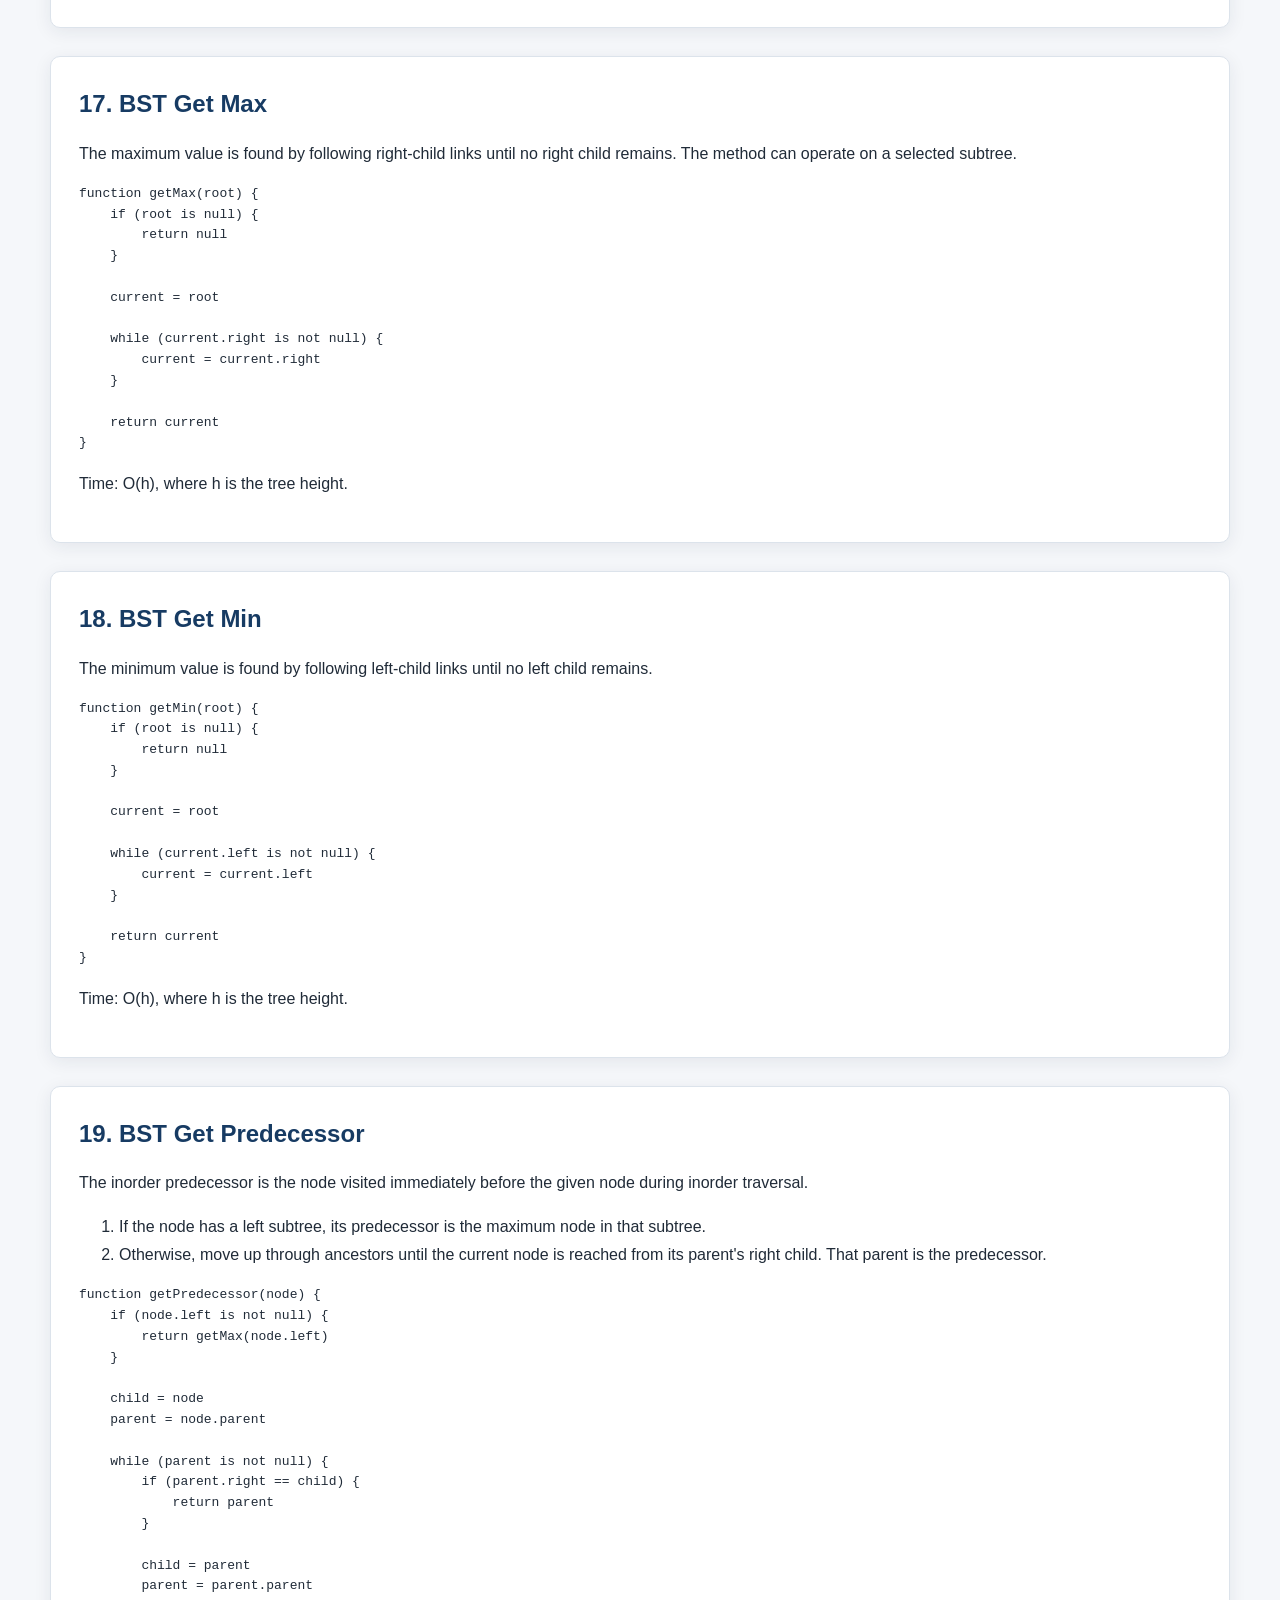
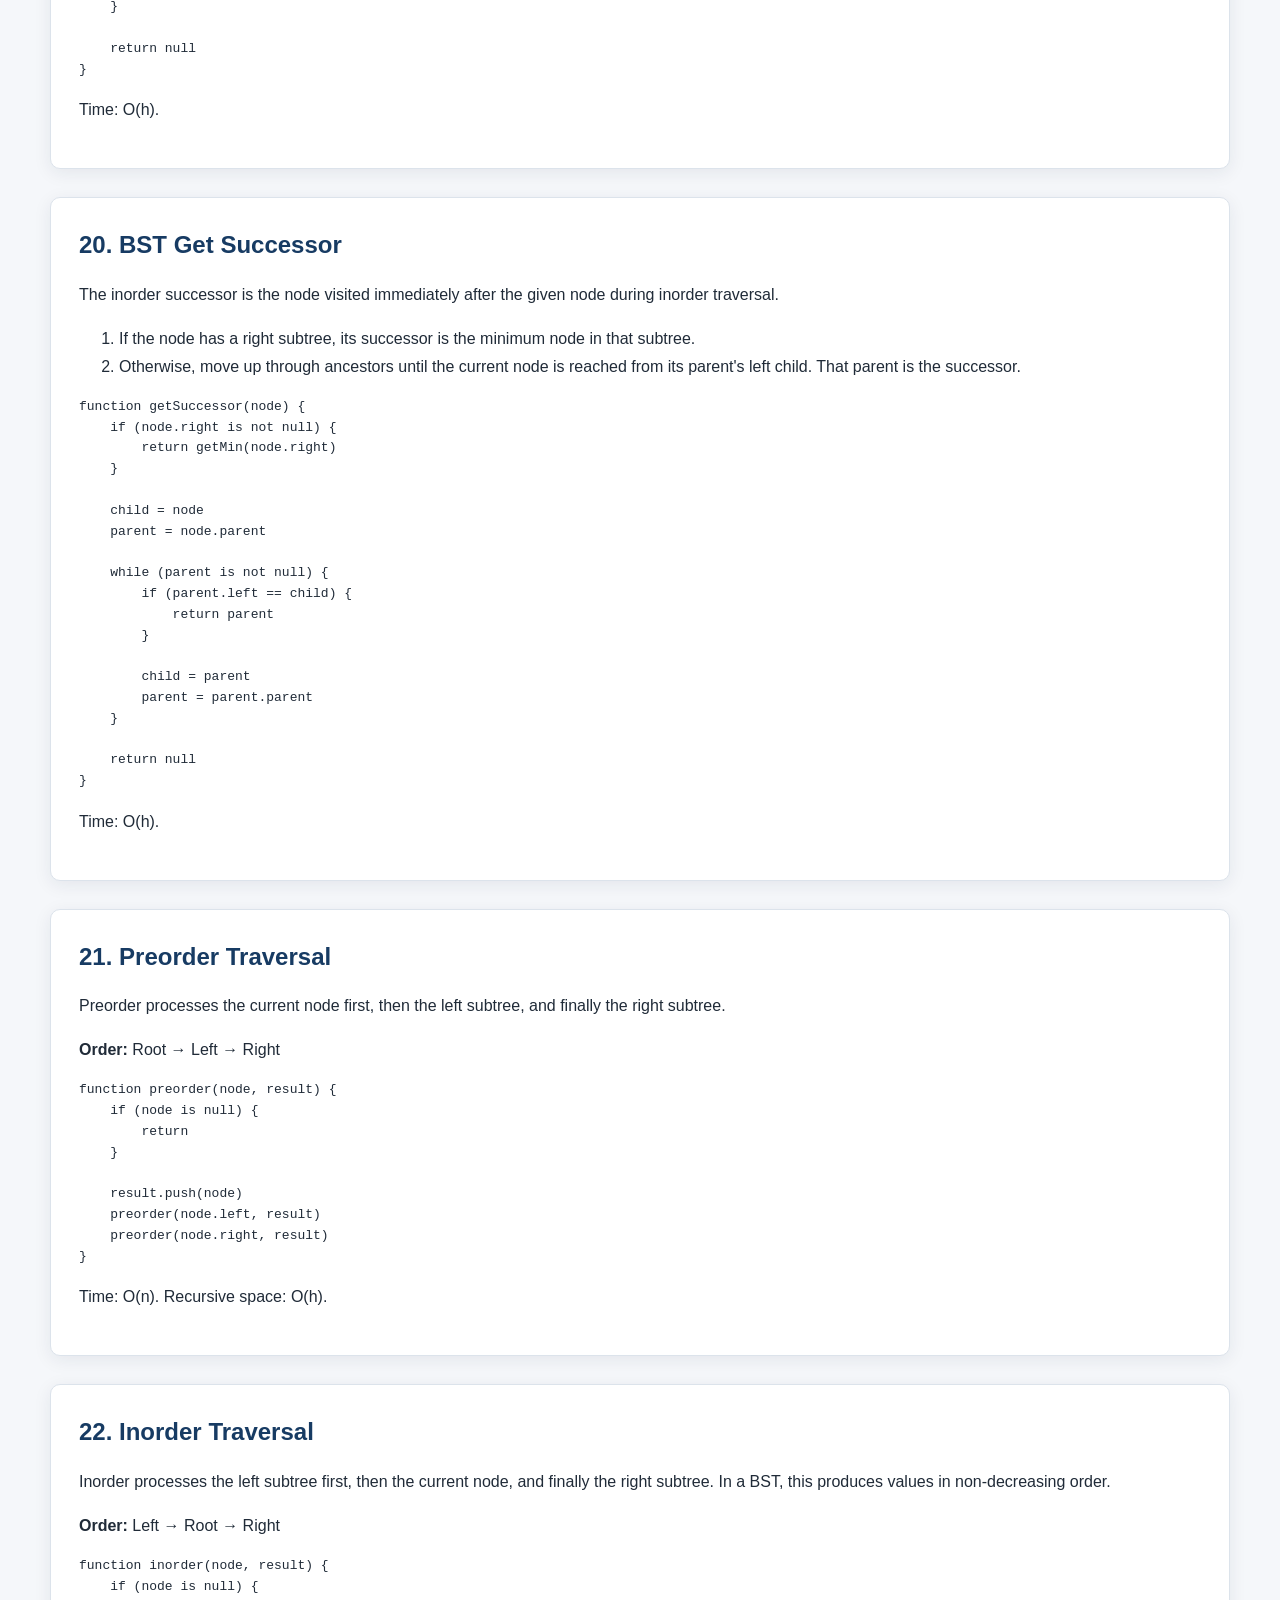
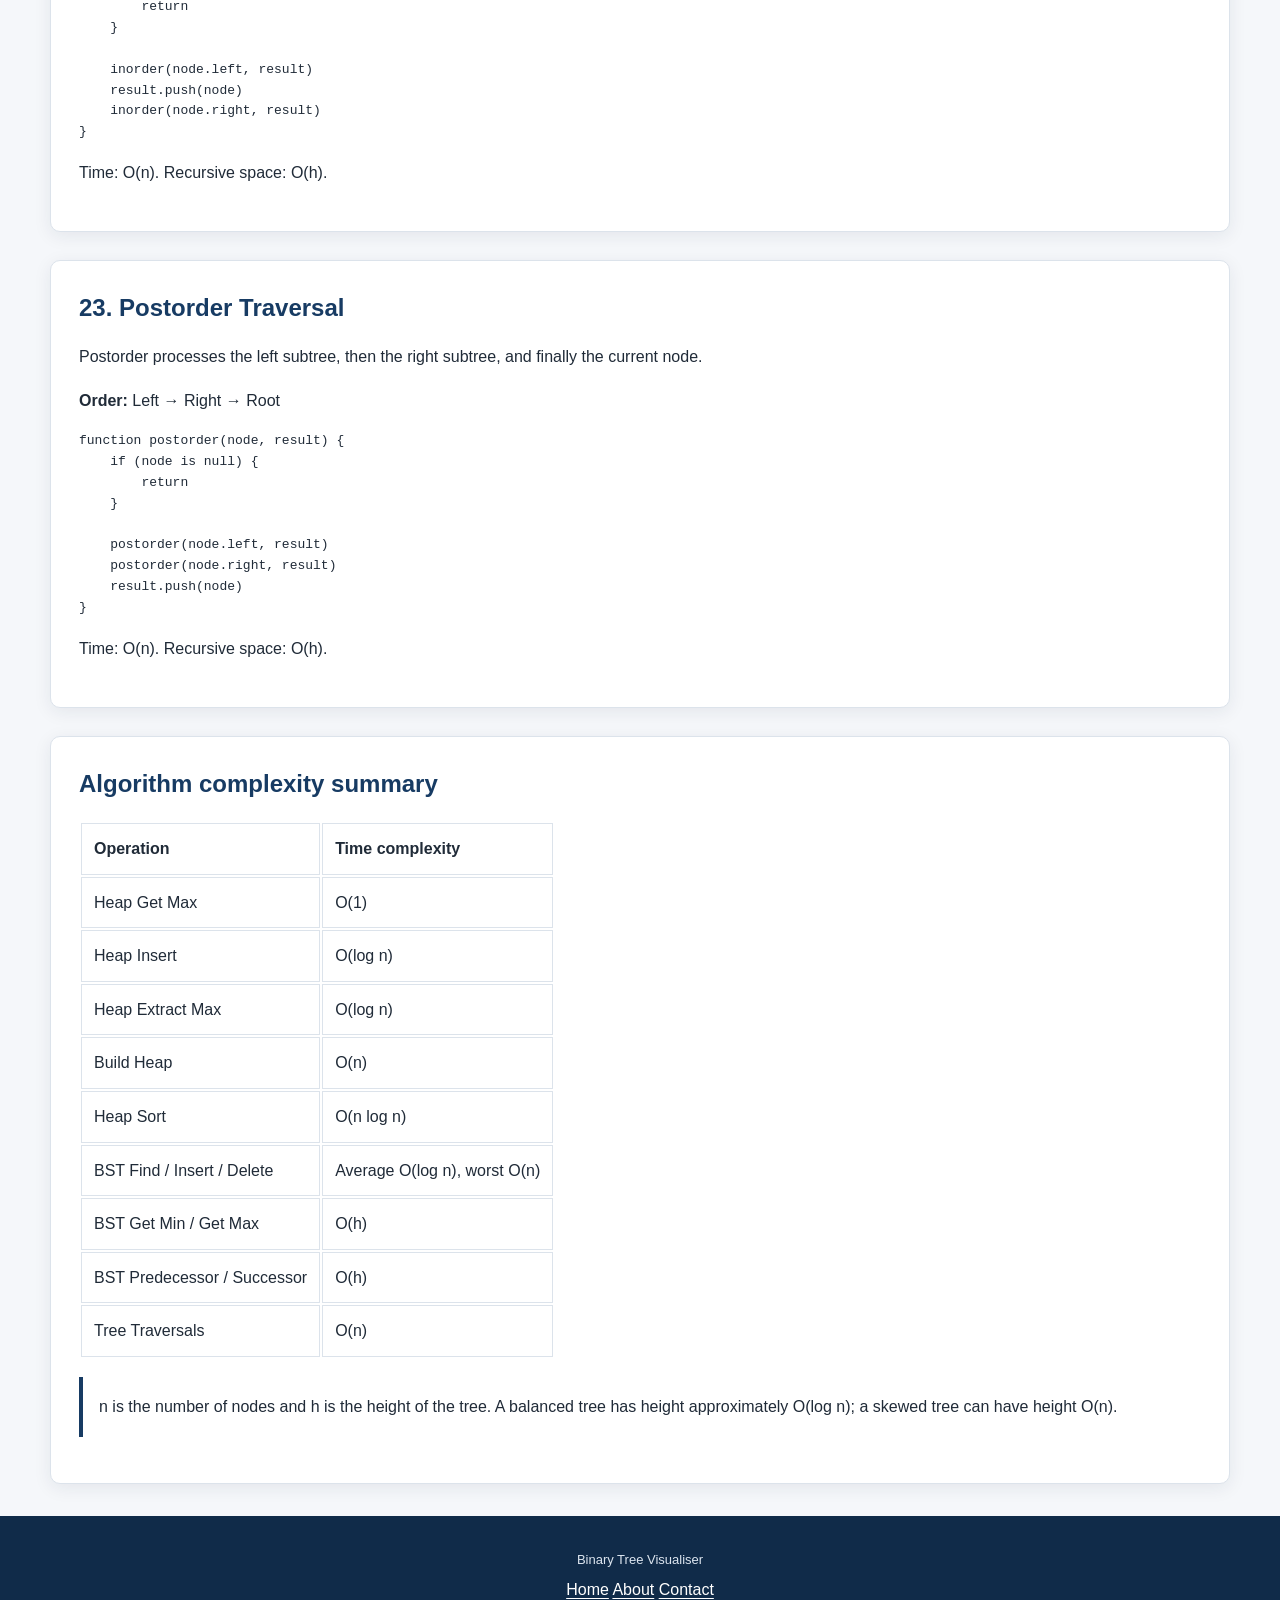
<file: pseudocodes.html>
﻿
<!DOCTYPE html>
<html lang="en">
<head>
    <meta charset="UTF-8">
    <meta name="viewport" content="width=device-width, initial-scale=1.0">
    <meta name="description" content="Binary Tree Visualiser algorithm pseudocode for Binary Trees, Max Heaps and Binary Search Trees.">
    <title>Pseudocodes | Binary Tree Visualiser</title>
    <link rel="stylesheet" href="assets/css/site.css">
    <script src="assets/js/site.js" defer></script>
</head>
<body>
<header class="site-header">
    <div class="header-inner">
        <a class="brand" href="index.html">
            <span>Binary Tree Visualiser</span>
        </a>
        <button class="menu-toggle" type="button" aria-expanded="false" aria-controls="primary-nav">Menu</button>
        <nav id="primary-nav" class="primary-nav">
            <a href="index.html">Home</a>
            <a href="about.html">About</a>
            <a href="bst.html">BST</a>
            <a href="heap.html">Binary Heap</a>
            <a href="instructions.html">Instructions</a>
            <a href="pseudocodes.html" aria-current="page">Pseudocodes</a>
            <a href="team.html">Team</a>
            <a href="contact.html">Contact</a>
        </nav>
    </div>
</header>

<main class="page-main">
<div class="instructions-page pseudocodes-page">
    <section class="page-intro">
        <p class="eyebrow">LEARN THE ALGORITHMS</p>
        <h1>Data Structures &amp; Pseudocodes</h1>
        <p>
            Explore the data structures and algorithms used by the Binary Tree Visualiser.
            The examples use simplified JavaScript-style pseudocode to explain the logic
            behind the operations.
        </p>
        <p class="note">
            These examples focus on the main algorithmic steps. They assume valid inputs
            and omit some application-specific animation, history and visualisation code.
            Empty-tree and null-node cases are mentioned where relevant.
        </p>
    </section>

    <section class="quick-menu" aria-label="Pseudocode topics">
        <h2>Quick navigation</h2>
        <div class="quick-menu-links">
            <a href="#binary_tree">Binary Tree</a>
            <a href="#binary_heap">Binary Heap (Max Heap)</a>
            <a href="#heapify-down">Heapify Down</a>
            <a href="#heapify-up">Heapify Up</a>
            <a href="#random_binary_heap">Random Heap</a>
            <a href="#build_heap">Build Heap</a>
            <a href="#bh_insert">Heap Insert</a>
            <a href="#bh_delete">Heap Delete</a>
            <a href="#bh_get_max">Get Max</a>
            <a href="#extract_max">Extract Max</a>
            <a href="#heap_sort">Heap Sort</a>
            <a href="#binary_search_tree">Binary Search Tree</a>
            <a href="#random_binary_search_tree">Random BST</a>
            <a href="#bst_insert">BST Insert</a>
            <a href="#find">Find</a>
            <a href="#bst_delete">BST Delete</a>
            <a href="#get_max">BST Get Max</a>
            <a href="#get_min">BST Get Min</a>
            <a href="#get_predecessor">Predecessor</a>
            <a href="#get_successor">Successor</a>
            <a href="#to_preorder_array">Preorder</a>
            <a href="#to_inorder_array">Inorder</a>
            <a href="#to_postorder_array">Postorder</a>
        </div>
    </section>

    <section id="binary_tree" class="content-section">
        <h2>1. Binary Tree</h2>
        <p>
            A binary tree is a hierarchical data structure in which each node contains
            a value and can have at most two children: a left child and a right child.
            The first node is the root. A node with no children is called a leaf.
        </p>
        <ul>
            <li><strong>Root:</strong> The topmost node.</li>
            <li><strong>Parent:</strong> A node directly above another node.</li>
            <li><strong>Child:</strong> A node directly below another node.</li>
            <li><strong>Leaf:</strong> A node without children.</li>
            <li><strong>Subtree:</strong> A node together with its descendants.</li>
        </ul>
        <p>A node can be represented recursively:</p>
        <pre><code>class BinaryTreeNode {
    constructor(value) {
        this.value = value;
        this.parent = null;
        this.left = null;
        this.right = null;
    }
}</code></pre>
        <p>
            The application's BinaryTree structure provides operations such as
            getRoot(), setRoot(), getCount(), build(), swapNodes(), getNode()
            and getIndex().
        </p>
        <p class="complexity-note">
            A tree traversal visits every node once: O(n) time.
        </p>
    </section>

    <section id="binary_heap" class="content-section">
        <h2>2. Binary Heap — Max Heap</h2>
        <p>
            A binary heap is a complete binary tree. Every level is full except
            possibly the last, and nodes on the last level are filled from left to right.
        </p>
        <p>
            This application implements a <strong>Max Heap</strong>. Every parent
            has a value greater than or equal to the values of its children.
            Therefore, the maximum value is always at the root.
        </p>
        <p>
            A heap is commonly used to implement a priority queue, where the
            highest-priority (largest) value is retrieved first.
        </p>
        <ul>
            <li>Get Max: inspect the root.</li>
            <li>Insert: add at the next available position, then heapify up.</li>
            <li>Extract Max: remove the root, move the last node to the root,
                then heapify down.</li>
        </ul>
        <p>
            For a zero-based array representation, the children of index i are
            at 2i + 1 and 2i + 2; the parent is at floor((i - 1) / 2).
        </p>
    </section>

    <section id="heapify-down" class="content-section">
        <h2>3. Heapify Down</h2>
        <p>
            Heapify Down restores the Max Heap property when a node may be smaller
            than one of its children. It repeatedly swaps the node with its larger
            child until the property is restored.
        </p>
        <pre><code>function heapifyDown(node) {
    while (node has at least one child) {
        greaterChild = the child with the greater value

        if (node.value >= greaterChild.value) {
            return
        }

        swap(node, greaterChild)
        node = greaterChild
    }
}</code></pre>
        <p class="complexity-note">
            Time: O(log n) in the worst case. Space: O(1) for this iterative version.
        </p>
    </section>

    <section id="heapify-up" class="content-section">
        <h2>4. Heapify Up</h2>
        <p>
            Heapify Up restores the Max Heap property after inserting a new node.
            It compares the node with its parent and swaps them while the node
            is greater than its parent.
        </p>
        <pre><code>function heapifyUp(node) {
    while (node has a parent) {
        parent = node.parent

        if (parent.value >= node.value) {
            return
        }

        swap(node, parent)
        node = parent
    }
}</code></pre>
        <p class="complexity-note">
            Time: O(log n) in the worst case. Space: O(1) for this iterative version.
        </p>
    </section>

    <section id="random_binary_heap" class="content-section">
        <h2>5. Random Binary Heap</h2>
        <p>
            The application generates a random collection of distinct values within
            the supplied minimum and maximum range. It then builds a valid Max Heap.
            This is an application-specific generator, not a general random-tree algorithm.
        </p>
        <pre><code>function randomBinaryHeap(min, max) {
    count = random integer from 1 to
            min(max - min + 1, 31)

    values = generate count unique random integers
             between min and max

    buildHeap(values)
}</code></pre>
        <p class="complexity-note">
            Generating unique values depends on the generation method.
            Building the heap takes O(n) time.
        </p>
    </section>

    <section id="build_heap" class="content-section">
        <h2>6. Build Heap</h2>
        <p>
            Build Heap converts an array into a valid Max Heap. It starts from
            the last non-leaf node and applies Heapify Down towards the root.
        </p>
        <pre><code>function buildHeap(array) {
    tree = build complete binary tree from array

    start = floor(array.length / 2) - 1

    for (i = start; i >= 0; i--) {
        heapifyDown(tree.getNode(i))
    }

    return tree
}</code></pre>
        <p class="complexity-note">
            Time: O(n), not O(n log n). Space: O(1) auxiliary space
            when the existing tree is rearranged in place.
        </p>
    </section>

    <section id="bh_insert" class="content-section">
        <h2>7. Heap Insert</h2>
        <p>
            A new node is placed at the next available position to preserve the
            complete-tree structure. Heapify Up then restores the Max Heap property.
        </p>
        <pre><code>function insertHeap(tree, value) {
    node = new BinaryTreeNode(value)

    if (tree is empty) {
        tree.setRoot(node)
        return node
    }

    index = tree.getCount()
    parentIndex = floor((index - 1) / 2)
    parent = tree.getNode(parentIndex)

    if (index is odd) {
        parent.setLeft(node)
    } else {
        parent.setRight(node)
    }

    heapifyUp(node)
    return node
}</code></pre>
        <p class="complexity-note">
            Time: O(log n). The new node is inserted at the next complete-tree position.
        </p>
    </section>

    <section id="bh_delete" class="content-section">
        <h2>8. Heap Delete</h2>
        <p>
            The application allows deletion of a selected heap node. The last node
            is moved into the selected node's position, and the heap property is
            restored by moving the replacement up or down as necessary.
        </p>
        <pre><code>function deleteHeapNode(tree, target) {
    last = tree.getNode(tree.getCount() - 1)

    if (target is last) {
        detach last from its parent
        return
    }

    swap target and last
    detach last from its parent

    heapifyUp(target)
    heapifyDown(target)
}</code></pre>
        <p class="complexity-note">
            Time: O(log n). The exact replacement node and its position must
            be maintained when swapping nodes in a linked tree.
        </p>
    </section>

    <section id="bh_get_max" class="content-section">
        <h2>9. Get Max</h2>
        <p>
            The maximum value in a Max Heap is always stored at the root.
            Get Max returns that node without removing it.
        </p>
        <pre><code>function getMaxHeap(tree) {
    return tree.getRoot()
}</code></pre>
        <p class="complexity-note">Time: O(1).</p>
    </section>

    <section id="extract_max" class="content-section">
        <h2>10. Extract Max</h2>
        <p>
            Extract Max returns and removes the root node. The last node replaces
            the root, and Heapify Down restores the Max Heap property.
        </p>
        <pre><code>function extractMax(tree) {
    maximum = tree.getRoot()

    if (maximum is null) {
        return null
    }

    deleteHeapNode(tree, maximum)
    return maximum
}</code></pre>
        <p class="complexity-note">Time: O(log n).</p>
    </section>

    <section id="heap_sort" class="content-section">
        <h2>11. Heap Sort</h2>
        <p>
            This application's Heap Sort repeatedly extracts the maximum value.
            The extracted values are collected and reversed to produce ascending order.
        </p>
        <pre><code>function heapSort(tree) {
    result = []

    while (tree is not empty) {
        result.push(extractMax(tree).value)
    }

    reverse(result)
    return result
}</code></pre>
        <p class="complexity-note">
            Time: O(n log n). The application performs repeated extraction
            and returns an ascending array.
        </p>
    </section>

    <section id="binary_search_tree" class="content-section">
        <h2>12. Binary Search Tree (BST)</h2>
        <p>
            A Binary Search Tree is a binary tree organised by value. In this
            application, values smaller than a node go into its left subtree,
            while values greater than or equal to the node go into its right subtree.
            Both subtrees must follow the same rule.
        </p>
        <p class="note">
            Duplicate values are therefore inserted into the right subtree.
        </p>
    </section>

    <section id="random_binary_search_tree" class="content-section">
        <h2>13. Random Binary Search Tree</h2>
        <p>
            The application uses a custom random generator. It chooses a root value
            and recursively generates left and right children within ranges that
            preserve the BST ordering property. The generation probability decreases
            at deeper levels to limit tree size and shape.
        </p>
        <pre><code>function randomBST(min, max) {
    rootValue = random integer within a safe inner range
    root = new BinaryTreeNode(rootValue)

    generateChildren(root, 1, min, max)
    return root
}

function generateChildren(node, level, min, max) {
    if (range is too small or safety limit reached) {
        return
    }

    chance = probability based on level

    if (random chance succeeds) {
        leftValue = random integer less than node.value
        node.left = new BinaryTreeNode(leftValue)
        generateChildren(node.left, level + 1,
                         min, node.value - 1)
    }

    if (random chance succeeds) {
        rightValue = random integer greater than or equal to node.value
        node.right = new BinaryTreeNode(rightValue)
        generateChildren(node.right, level + 1,
                         node.value + 1, max)
    }
}</code></pre>
        <p class="complexity-note">
            This is a custom visualisation generator; it does not guarantee a
            uniformly random BST shape.
        </p>
    </section>

    <section id="bst_insert" class="content-section">
        <h2>14. BST Insert</h2>
        <p>
            Start at the root and compare the new value with each visited node.
            Move left for a smaller value and right for a greater or equal value.
            Insert when the appropriate child position is empty.
        </p>
        <pre><code>function insertBST(tree, value) {
    newNode = new BinaryTreeNode(value)

    if (tree.getRoot() is null) {
        tree.setRoot(newNode)
        return newNode
    }

    current = tree.getRoot()

    while (true) {
        if (value >= current.value) {
            if (current.right is null) {
                current.setRight(newNode)
                return newNode
            }
            current = current.right
        } else {
            if (current.left is null) {
                current.setLeft(newNode)
                return newNode
            }
            current = current.left
        }
    }
}</code></pre>
        <p class="complexity-note">
            Average time: O(log n) for a reasonably balanced tree.
            Worst case: O(n) for a skewed tree.
        </p>
    </section>

    <section id="find" class="content-section">
        <h2>15. Find</h2>
        <p>
            Find compares the requested value with the current node. It returns
            the first matching node encountered, or null if the search reaches
            an empty child position.
        </p>
        <pre><code>function find(tree, value) {
    current = tree.getRoot()

    while (current is not null) {
        if (current.value == value) {
            return current
        }

        if (value >= current.value) {
            current = current.right
        } else {
            current = current.left
        }
    }

    return null
}</code></pre>
        <p class="complexity-note">
            Average time: O(log n). Worst case: O(n).
        </p>
    </section>

    <section id="bst_delete" class="content-section">
        <h2>16. BST Delete</h2>
        <p>There are three main deletion cases:</p>
        <ol>
            <li><strong>No children:</strong> Disconnect the node from its parent.
                If it is the root, make the tree empty.</li>
            <li><strong>One child:</strong> Connect the node's only child directly
                to its parent. If it is the root, make the child the new root.</li>
            <li><strong>Two children:</strong> Find the inorder successor
                (the minimum node in the right subtree), exchange its position
                with the target, then remove the successor.</li>
        </ol>
        <pre><code>function deleteBST(tree, node) {
    if (node has both children) {
        successor = getSuccessor(node)
        swapPositions(node, successor)
    }

    // The target now has at most one child.
    child = node.left if it exists, otherwise node.right

    if (node is the root) {
        tree.setRoot(child)
    } else if (node is the left child of its parent) {
        node.parent.setLeft(child)
    } else {
        node.parent.setRight(child)
    }

    if (child is not null) {
        child.parent = node.parent
    }
}</code></pre>
        <p class="note">
            This is a conceptual outline. The application's swapNodes operation
            exchanges node positions and maintains parent/child relationships
            before the final removal.
        </p>
        <p class="complexity-note">
            Average time: O(log n). Worst case: O(n).
        </p>
    </section>

    <section id="get_max" class="content-section">
        <h2>17. BST Get Max</h2>
        <p>
            The maximum value is found by following right-child links until
            no right child remains. The method can operate on a selected subtree.
        </p>
        <pre><code>function getMax(root) {
    if (root is null) {
        return null
    }

    current = root

    while (current.right is not null) {
        current = current.right
    }

    return current
}</code></pre>
        <p class="complexity-note">Time: O(h), where h is the tree height.</p>
    </section>

    <section id="get_min" class="content-section">
        <h2>18. BST Get Min</h2>
        <p>
            The minimum value is found by following left-child links until
            no left child remains.
        </p>
        <pre><code>function getMin(root) {
    if (root is null) {
        return null
    }

    current = root

    while (current.left is not null) {
        current = current.left
    }

    return current
}</code></pre>
        <p class="complexity-note">Time: O(h), where h is the tree height.</p>
    </section>

    <section id="get_predecessor" class="content-section">
        <h2>19. BST Get Predecessor</h2>
        <p>
            The inorder predecessor is the node visited immediately before
            the given node during inorder traversal.
        </p>
        <ol>
            <li>If the node has a left subtree, its predecessor is the maximum
                node in that subtree.</li>
            <li>Otherwise, move up through ancestors until the current node
                is reached from its parent's right child. That parent is the predecessor.</li>
        </ol>
        <pre><code>function getPredecessor(node) {
    if (node.left is not null) {
        return getMax(node.left)
    }

    child = node
    parent = node.parent

    while (parent is not null) {
        if (parent.right == child) {
            return parent
        }

        child = parent
        parent = parent.parent
    }

    return null
}</code></pre>
        <p class="complexity-note">Time: O(h).</p>
    </section>

    <section id="get_successor" class="content-section">
        <h2>20. BST Get Successor</h2>
        <p>
            The inorder successor is the node visited immediately after
            the given node during inorder traversal.
        </p>
        <ol>
            <li>If the node has a right subtree, its successor is the minimum
                node in that subtree.</li>
            <li>Otherwise, move up through ancestors until the current node
                is reached from its parent's left child. That parent is the successor.</li>
        </ol>
        <pre><code>function getSuccessor(node) {
    if (node.right is not null) {
        return getMin(node.right)
    }

    child = node
    parent = node.parent

    while (parent is not null) {
        if (parent.left == child) {
            return parent
        }

        child = parent
        parent = parent.parent
    }

    return null
}</code></pre>
        <p class="complexity-note">Time: O(h).</p>
    </section>

    <section id="to_preorder_array" class="content-section">
        <h2>21. Preorder Traversal</h2>
        <p>
            Preorder processes the current node first, then the left subtree,
            and finally the right subtree.
        </p>
        <p><strong>Order:</strong> Root → Left → Right</p>
        <pre><code>function preorder(node, result) {
    if (node is null) {
        return
    }

    result.push(node)
    preorder(node.left, result)
    preorder(node.right, result)
}</code></pre>
        <p class="complexity-note">Time: O(n). Recursive space: O(h).</p>
    </section>

    <section id="to_inorder_array" class="content-section">
        <h2>22. Inorder Traversal</h2>
        <p>
            Inorder processes the left subtree first, then the current node,
            and finally the right subtree. In a BST, this produces values
            in non-decreasing order.
        </p>
        <p><strong>Order:</strong> Left → Root → Right</p>
        <pre><code>function inorder(node, result) {
    if (node is null) {
        return
    }

    inorder(node.left, result)
    result.push(node)
    inorder(node.right, result)
}</code></pre>
        <p class="complexity-note">Time: O(n). Recursive space: O(h).</p>
    </section>

    <section id="to_postorder_array" class="content-section">
        <h2>23. Postorder Traversal</h2>
        <p>
            Postorder processes the left subtree, then the right subtree,
            and finally the current node.
        </p>
        <p><strong>Order:</strong> Left → Right → Root</p>
        <pre><code>function postorder(node, result) {
    if (node is null) {
        return
    }

    postorder(node.left, result)
    postorder(node.right, result)
    result.push(node)
}</code></pre>
        <p class="complexity-note">Time: O(n). Recursive space: O(h).</p>
    </section>

    <section class="content-section">
        <h2>Algorithm complexity summary</h2>
        <div class="reference-table">
            <table>
                <thead>
                    <tr>
                        <th>Operation</th>
                        <th>Time complexity</th>
                    </tr>
                </thead>
                <tbody>
                    <tr><td>Heap Get Max</td><td>O(1)</td></tr>
                    <tr><td>Heap Insert</td><td>O(log n)</td></tr>
                    <tr><td>Heap Extract Max</td><td>O(log n)</td></tr>
                    <tr><td>Build Heap</td><td>O(n)</td></tr>
                    <tr><td>Heap Sort</td><td>O(n log n)</td></tr>
                    <tr><td>BST Find / Insert / Delete</td><td>Average O(log n), worst O(n)</td></tr>
                    <tr><td>BST Get Min / Get Max</td><td>O(h)</td></tr>
                    <tr><td>BST Predecessor / Successor</td><td>O(h)</td></tr>
                    <tr><td>Tree Traversals</td><td>O(n)</td></tr>
                </tbody>
            </table>
        </div>
        <p class="note">
            n is the number of nodes and h is the height of the tree.
            A balanced tree has height approximately O(log n); a skewed tree
            can have height O(n).
        </p>
    </section>
</div>
</main>

<footer class="site-footer">
    <div class="footer-inner">
        <p>Binary Tree Visualiser</p>
        <nav aria-label="Footer navigation">
            <a href="index.html">Home</a>
            <a href="about.html">About</a>
            <a href="contact.html">Contact</a>
        </nav>
    </div>
</footer>
</body>
</html>
</file>
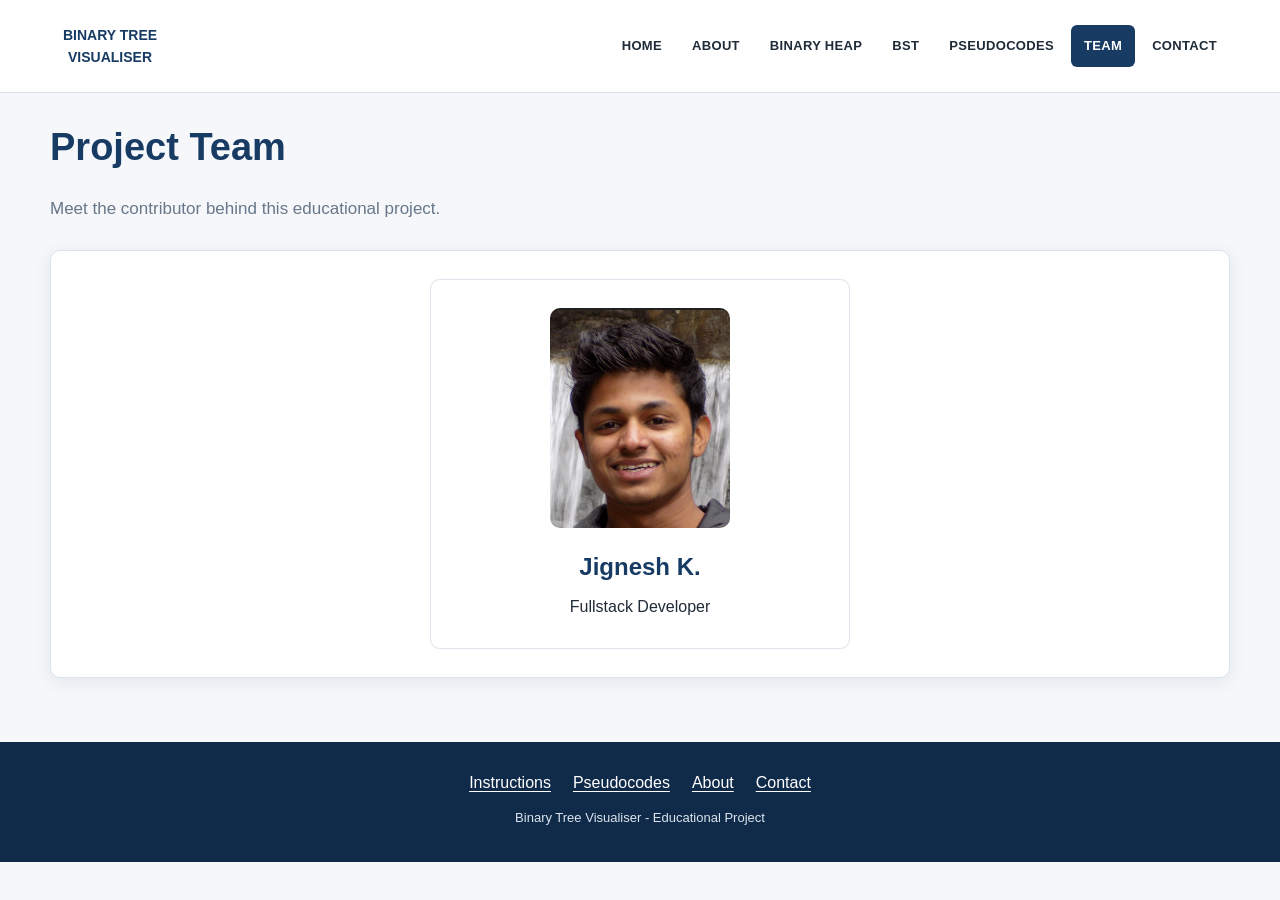
<file: team.html>
﻿<!DOCTYPE html>
<html lang="en">
<head>
    <meta charset="UTF-8">
    <meta name="viewport" content="width=device-width, initial-scale=1.0">
    <title>Team | Binary Tree Visualiser</title>
    <link rel="stylesheet" href="assets/css/site.css">
    <script src="assets/js/site.js" defer></script>
</head>
<body>
<header class="site-header">
    <div class="header-inner">
        <a class="site-brand" href="index.html" aria-label="Home">
            <span class="brand-placeholder">BINARY TREE<br>VISUALISER</span>
        </a>
        <button class="menu-toggle" type="button"
                aria-expanded="false" aria-controls="primary-navigation">Menu</button>
        <nav class="primary-nav" id="primary-navigation" aria-label="Main navigation">
            <a href="index.html">Home</a>
            <a href="about.html">About</a>
            <a href="heap.html">Binary Heap</a>
            <a href="bst.html">BST</a>
            <a href="pseudocodes.html">Pseudocodes</a>
            <a href="team.html">Team</a>
            <a href="contact.html">Contact</a>
        </nav>
    </div>
</header>
<main class="page-main">
    <h1 class="page-heading">Project Team</h1>
    <p class="page-intro">Meet the contributor behind this educational project.</p>

    <section class="content-section">
        <div class="team-card">
            <img
                src="assets/images/jignesh-profile.png"
                alt="Jignesh K."
                class="team-photo">
            <h2>Jignesh K.</h2>
            <p>Fullstack Developer</p>
        </div>
    </section>

    </main>
<footer class="site-footer">
    <div class="footer-inner">
        <div class="footer-links">
            <a href="instructions.html">Instructions</a>
            <a href="pseudocodes.html">Pseudocodes</a>
            <a href="about.html">About</a>
            <a href="contact.html">Contact</a>
        </div>
        <p>Binary Tree Visualiser - Educational Project</p>
    </div>
</footer>
</body>
</html>
</file>
<file: assets/css/site.css>
﻿:root {
    --color-primary: #173b63;
    --color-primary-dark: #102b49;
    --color-accent: #e3a72f;
    --color-background: #f5f7fa;
    --color-surface: #ffffff;
    --color-text: #202b38;
    --color-muted: #687789;
    --color-border: #dce3eb;
    --content-width: 1180px;
    --radius: 10px;
    --shadow: 0 4px 18px rgba(20, 43, 68, 0.08);
}

* {
    box-sizing: border-box;
}

html {
    scroll-behavior: smooth;
}

body {
    margin: 0;
    min-width: 320px;
    background: var(--color-background);
    color: var(--color-text);
    font-family: Arial, Helvetica, sans-serif;
    line-height: 1.6;
}

img,
svg {
    max-width: 100%;
}

img {
    height: auto;
}

a {
    color: var(--color-primary);
    text-decoration: none;
}

a:hover {
    color: var(--color-accent);
}

button,
input,
select,
textarea {
    font: inherit;
}

.site-header {
    background: var(--color-surface);
    border-bottom: 1px solid var(--color-border);
}

.header-inner {
    width: min(100% - 32px, var(--content-width));
    min-height: 92px;
    margin: 0 auto;
    display: flex;
    align-items: center;
    justify-content: space-between;
    gap: 24px;
}

.site-brand {
    display: flex;
    align-items: center;
    justify-content: center;
    flex: 0 0 auto;
    min-width: 120px;
    min-height: 64px;
}

.site-brand img {
    display: block;
    max-width: 180px;
    max-height: 76px;
    object-fit: contain;
}

.brand-placeholder {
    color: var(--color-primary);
    font-size: 14px;
    font-weight: 700;
    text-align: center;
}

.primary-nav {
    display: flex;
    align-items: center;
    justify-content: flex-end;
    flex-wrap: wrap;
    gap: 4px;
}

.primary-nav a {
    display: block;
    padding: 11px 13px;
    border-radius: 6px;
    color: var(--color-text);
    font-size: 13px;
    font-weight: 700;
    letter-spacing: 0.025em;
    text-transform: uppercase;
}

.primary-nav a:hover,
.primary-nav a[aria-current="page"] {
    background: var(--color-primary);
    color: #ffffff;
}

.menu-toggle {
    display: none;
    border: 1px solid var(--color-border);
    border-radius: 6px;
    padding: 8px 12px;
    background: var(--color-surface);
    color: var(--color-primary);
    cursor: pointer;
}

.page-main {
    width: min(100% - 32px, var(--content-width));
    min-height: 65vh;
    margin: 32px auto;
}

.page-heading {
    margin: 0 0 24px;
    color: var(--color-primary);
    font-size: clamp(26px, 4vw, 38px);
    line-height: 1.2;
}

.page-intro {
    max-width: 780px;
    margin: 0 0 28px;
    color: var(--color-muted);
    font-size: 17px;
}

.content-section {
    margin: 0 0 28px;
    padding: 28px;
    border: 1px solid var(--color-border);
    border-radius: var(--radius);
    background: var(--color-surface);
    box-shadow: var(--shadow);
}

.content-section h2 {
    margin-top: 0;
    color: var(--color-primary);
}

.button {
    display: inline-flex;
    align-items: center;
    justify-content: center;
    min-height: 42px;
    padding: 10px 18px;
    border: 0;
    border-radius: 6px;
    background: var(--color-primary);
    color: #ffffff;
    font-weight: 700;
    cursor: pointer;
}

.button:hover {
    background: var(--color-primary-dark);
    color: #ffffff;
}

.site-footer {
    padding: 28px 16px;
    background: var(--color-primary-dark);
    color: #ffffff;
    text-align: center;
}

.footer-inner {
    width: min(100%, var(--content-width));
    margin: 0 auto;
}

.site-footer a {
    color: #ffffff;
    text-decoration: underline;
    text-underline-offset: 3px;
}

.footer-links {
    display: flex;
    justify-content: center;
    flex-wrap: wrap;
    gap: 10px 22px;
    margin-bottom: 12px;
}

.site-footer p {
    margin: 6px 0;
    color: #dce5ef;
    font-size: 13px;
}

@media (max-width: 900px) {
    .header-inner {
        min-height: 76px;
        flex-wrap: wrap;
        padding: 10px 0;
    }

    .primary-nav {
        justify-content: center;
    }

    .primary-nav a {
        padding: 9px 10px;
        font-size: 12px;
    }
}

@media (max-width: 600px) {
    .header-inner {
        width: min(100% - 24px, var(--content-width));
        justify-content: space-between;
    }

    .site-brand {
        min-height: 52px;
        min-width: 100px;
    }

    .site-brand img {
        max-width: 140px;
        max-height: 54px;
    }

    .menu-toggle {
        display: inline-flex;
    }

    .primary-nav {
        display: none;
        width: 100%;
        flex-direction: column;
        align-items: stretch;
        padding: 8px 0 12px;
    }

    .primary-nav.is-open {
        display: flex;
    }

    .primary-nav a {
        padding: 12px;
        text-align: center;
    }

    .page-main {
        width: min(100% - 24px, var(--content-width));
        margin: 22px auto;
    }

    .content-section {
        padding: 20px;
    }
}

/* Team profile */
.team-card {
    max-width: 420px;
    margin: 0 auto;
    padding: 28px;
    text-align: center;
    background: var(--color-surface);
    border: 1px solid var(--color-border);
    border-radius: var(--radius);
}

.team-photo {
    display: block;
    width: 180px;
    height: 220px;
    margin: 0 auto 20px;
    object-fit: cover;
    object-position: center;
    border-radius: 10px;
}

.team-card h2 {
    margin: 0 0 8px;
    color: var(--color-primary);
}

.team-card p {
    margin: 0;
    color: var(--color-text-muted);
}

@media (max-width: 600px) {
    .team-card {
        padding: 20px;
    }

    .team-photo {
        width: 160px;
        height: 198px;
    }
}

/* Contact feedback form */
.feedback-form {
    max-width: 680px;
    margin-top: 24px;
}

.form-group {
    margin-bottom: 20px;
}

.form-group label {
    display: block;
    margin-bottom: 8px;
    color: var(--color-text);
    font-weight: 600;
}

.form-group input,
.form-group textarea {
    display: block;
    width: 100%;
    padding: 12px 14px;
    color: var(--color-text);
    background: var(--color-surface);
    border: 1px solid var(--color-border);
    border-radius: 8px;
    box-sizing: border-box;
}

.form-group textarea {
    min-height: 150px;
    resize: vertical;
}

.form-group input:focus,
.form-group textarea:focus {
    outline: 2px solid var(--color-primary);
    outline-offset: 2px;
}

.feedback-form button {
    padding: 12px 24px;
    color: #ffffff;
    background: var(--color-primary);
    border: 0;
    border-radius: 8px;
    font-weight: 600;
    cursor: pointer;
}

.feedback-form button:hover {
    opacity: 0.9;
}

.form-note {
    margin-top: 16px;
    color: var(--color-text-muted);
    font-size: 0.9rem;
}


/* BST and Binary Heap visualiser controls */
.bst-workspace #controlDiv {
    display: grid;
    grid-template-columns: repeat(2, minmax(0, 1fr));
    gap: 18px;
    margin: 20px 0 28px;
}

.bst-workspace #animationDiv,
.bst-workspace #historyDiv,
.bst-workspace #algorithmsDiv {
    min-width: 0;
    padding: 18px;
    background: var(--color-surface);
    border: 1px solid var(--color-border);
    border-radius: var(--radius);
}

.bst-workspace #algorithmsDiv {
    grid-column: 1 / -1;
}

.bst-workspace .legend {
    margin-bottom: 14px;
    color: var(--color-primary);
    font-size: 1.05rem;
    font-weight: 700;
}

.bst-workspace .item {
    display: flex;
    align-items: center;
    flex-wrap: wrap;
    gap: 10px;
    margin: 12px 0;
    color: var(--color-text);
}

.bst-workspace .item form {
    display: flex;
    align-items: center;
    flex-wrap: wrap;
    gap: 9px;
    width: 100%;
}

.bst-workspace #controlDiv .ui-button,
.bst-workspace #controlDiv input[type="submit"] {
    min-height: 38px;
    padding: 8px 13px;
    color: #fff;
    background: var(--color-primary);
    border: 1px solid var(--color-primary);
    border-radius: 7px;
    font: inherit;
    font-weight: 600;
    cursor: pointer;
}

.bst-workspace #controlDiv .ui-button:hover,
.bst-workspace #controlDiv input[type="submit"]:hover {
    background: var(--color-primary-dark);
}

.bst-workspace #controlDiv .ui-button.ui-state-disabled,
.bst-workspace #controlDiv .ui-button:disabled {
    opacity: 0.45;
    cursor: not-allowed;
}

.bst-workspace #controlDiv .ui-button-icon-only {
    width: 42px;
    padding: 8px;
}

.bst-workspace #controlDiv .ui-button-icon-only .ui-button-text {
    display: none;
}

/* Replace missing legacy jQuery UI sprite icons */
.bst-workspace #controlDiv .ui-icon {
    display: inline-flex;
    align-items: center;
    justify-content: center;
    width: 22px;
    height: 20px;
    overflow: visible;
    background: none !important;
    text-indent: 0;
    font-size: 0;
    line-height: 1;
}

.bst-workspace #controlDiv .ui-icon::before {
    color: #fff;
    font-family: Arial, sans-serif;
    font-size: 16px;
    font-weight: 700;
}

.bst-workspace #controlDiv .ui-icon-seek-prev::before {
    content: "|◀";
}

.bst-workspace #controlDiv .ui-icon-seek-start::before {
    content: "◀◀";
}

.bst-workspace #controlDiv .ui-icon-play::before {
    content: "▶";
}

.bst-workspace #controlDiv .ui-icon-seek-end::before {
    content: "▶▶";
}

.bst-workspace #controlDiv .ui-icon-seek-next::before {
    content: "▶|";
}

.bst-workspace #controlDiv input[type="text"],
.bst-workspace #controlDiv select {
    min-height: 36px;
    max-width: 100%;
    padding: 7px 9px;
    color: var(--color-text);
    background: var(--color-background);
    border: 1px solid var(--color-border);
    border-radius: 6px;
    font: inherit;
}

.bst-workspace #historySelect {
    width: 100%;
}

.bst-workspace #continuouslyCheckbox {
    width: 17px;
    height: 17px;
    accent-color: var(--color-primary);
}

.bst-workspace #moveSpeedSlider,
.bst-workspace #stepDurationSlider {
    flex: 1 1 180px;
    min-width: 120px;
    height: 7px;
    background: var(--color-border);
    border: 0;
    border-radius: 10px;
}

.bst-workspace #controlDiv .ui-slider-handle {
    top: -6px;
    width: 19px;
    height: 19px;
    background: var(--color-primary);
    border: 2px solid var(--color-surface);
    border-radius: 50%;
    cursor: grab;
}

.bst-workspace #drawDiv {
    width: 100%;
    min-height: 400px;
    overflow: hidden;
    background: var(--color-surface);
    border: 1px solid var(--color-border);
    border-radius: var(--radius);
}

@media (max-width: 700px) {
    .bst-workspace #controlDiv {
        grid-template-columns: minmax(0, 1fr);
    }

    .bst-workspace #algorithmsDiv {
        grid-column: auto;
    }

    .bst-workspace #animationDiv,
    .bst-workspace #historyDiv,
    .bst-workspace #algorithmsDiv {
        padding: 14px;
    }

    .bst-workspace #drawDiv {
        min-height: 340px;
    }
}
/* =====================================================
   Instructions page – educational content
   ===================================================== */

.instructions-page {
    width: 100%;
    max-width: 1100px;
    min-width: 0;
    margin: 0 auto;
    box-sizing: border-box;
}

.instructions-page section {
    margin: 28px 0;
    scroll-margin-top: 90px;
}

.instructions-page h2 {
    margin-bottom: 14px;
    color: var(--color-primary);
}

.instructions-page h3 {
    margin: 20px 0 10px;
}

.instructions-page p,
.instructions-page li {
    line-height: 1.75;
}

.instructions-page .quick-menu {
    padding: 20px;
    margin: 24px 0;
    background: var(--color-surface);
    border: 1px solid var(--color-border);
    border-radius: var(--radius);
}

.instructions-page .quick-menu ul {
    display: flex;
    flex-wrap: wrap;
    gap: 10px 22px;
    padding-left: 20px;
}

.instructions-page .quick-menu a {
    color: var(--color-primary);
    font-weight: 600;
}

.instructions-page .info-card {
    padding: 20px;
    margin: 16px 0;
    background: var(--color-surface);
    border: 1px solid var(--color-border);
    border-radius: var(--radius);
}

.instructions-page .diagram-grid {
    display: grid;
    grid-template-columns: repeat(2, minmax(0, 1fr));
    gap: 18px;
}

.instructions-page .diagram-card {
    min-width: 0;
    padding: 16px;
    background: var(--color-surface);
    border: 1px solid var(--color-border);
    border-radius: var(--radius);
}

.instructions-page .diagram-card img {
    display: block;
    width: auto;
    max-width: 100%;
    max-height: 150px;
    height: auto;
    margin: 10px auto;
    object-fit: contain;
}

.instructions-page .diagram-card h3 {
    margin-top: 0;
}

.instructions-page .reference-table {
    width: 100%;
    border-collapse: collapse;
    margin: 18px 0;
}

.instructions-page .reference-table th,
.instructions-page .reference-table td {
    padding: 12px;
    border: 1px solid var(--color-border);
    text-align: left;
    vertical-align: middle;
    line-height: 1.6;
}

.instructions-page .reference-table th {
    background: var(--color-surface);
}

.instructions-page .reference-table img {
    display: block;
    max-width: 110px;
    max-height: 90px;
    width: auto;
    height: auto;
    margin: auto;
    object-fit: contain;
}

.instructions-page .control-list {
    display: grid;
    grid-template-columns: repeat(2, minmax(0, 1fr));
    gap: 14px;
}

.instructions-page .control-item {
    padding: 16px;
    border: 1px solid var(--color-border);
    border-radius: var(--radius);
    background: var(--color-surface);
}

.instructions-page .control-item strong {
    display: block;
    margin-bottom: 6px;
}

.instructions-page .note {
    padding: 16px;
    margin: 18px 0;
    border-left: 4px solid var(--color-primary);
    background: var(--color-surface);
}

@media (max-width: 700px) {
    .instructions-page .diagram-grid,
    .instructions-page .control-list {
        grid-template-columns: 1fr;
    }

    .instructions-page .reference-table {
        display: block;
        overflow-x: auto;
    }

    .instructions-page .reference-table th,
    .instructions-page .reference-table td {
        padding: 9px;
        min-width: 100px;
    }

    .instructions-page .quick-menu ul {
        display: block;
    }

    .instructions-page .quick-menu li {
        margin: 8px 0;
    }
}

/* =====================================================
   Pseudocodes page – responsive code blocks
   ===================================================== */

.pseudocodes-page,
.pseudocodes-page section {
    min-width: 0;
    max-width: 100%;
}

.pseudocodes-page pre {
    display: block;
    width: 100%;
    max-width: 100%;
    min-width: 0;
    box-sizing: border-box;
    overflow-x: auto;
    white-space: pre;
    -webkit-overflow-scrolling: touch;
}

.pseudocodes-page pre code {
    display: block;
    width: max-content;
    min-width: 100%;
    box-sizing: border-box;
}
</file>
